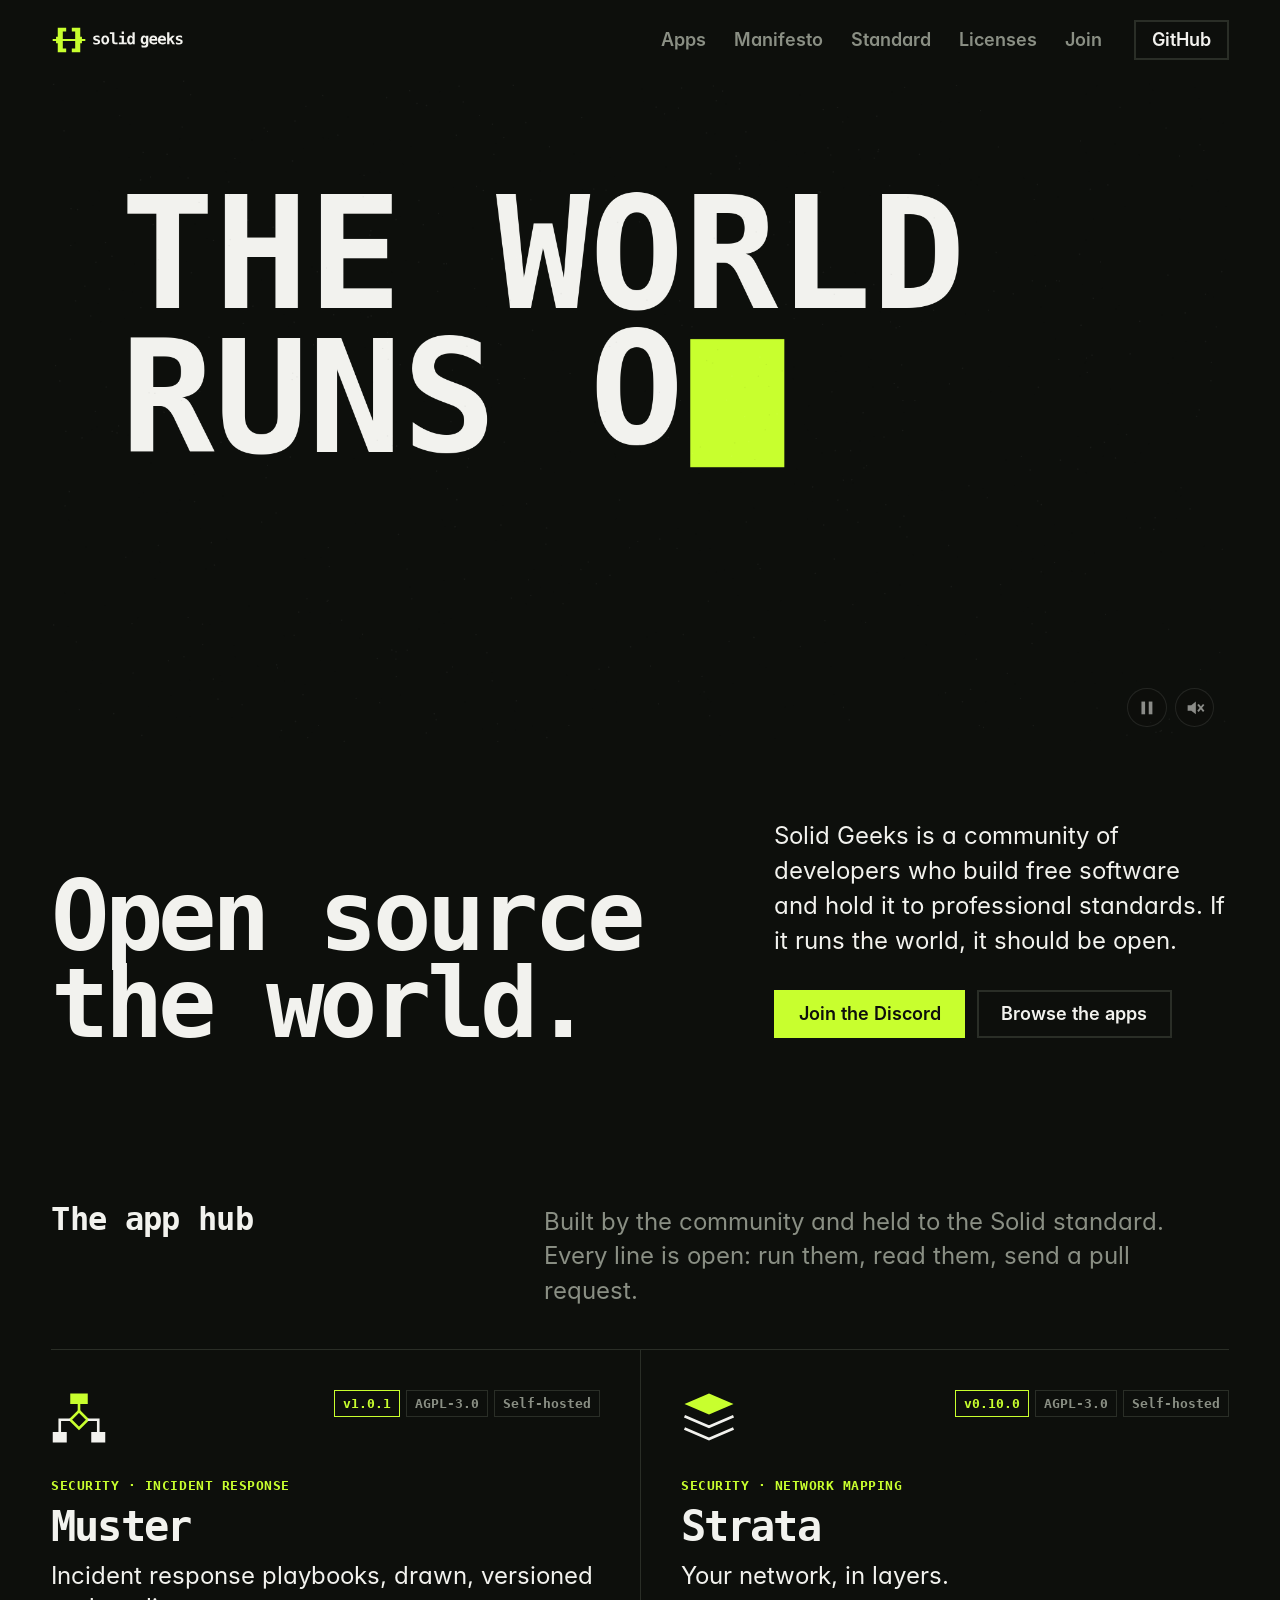
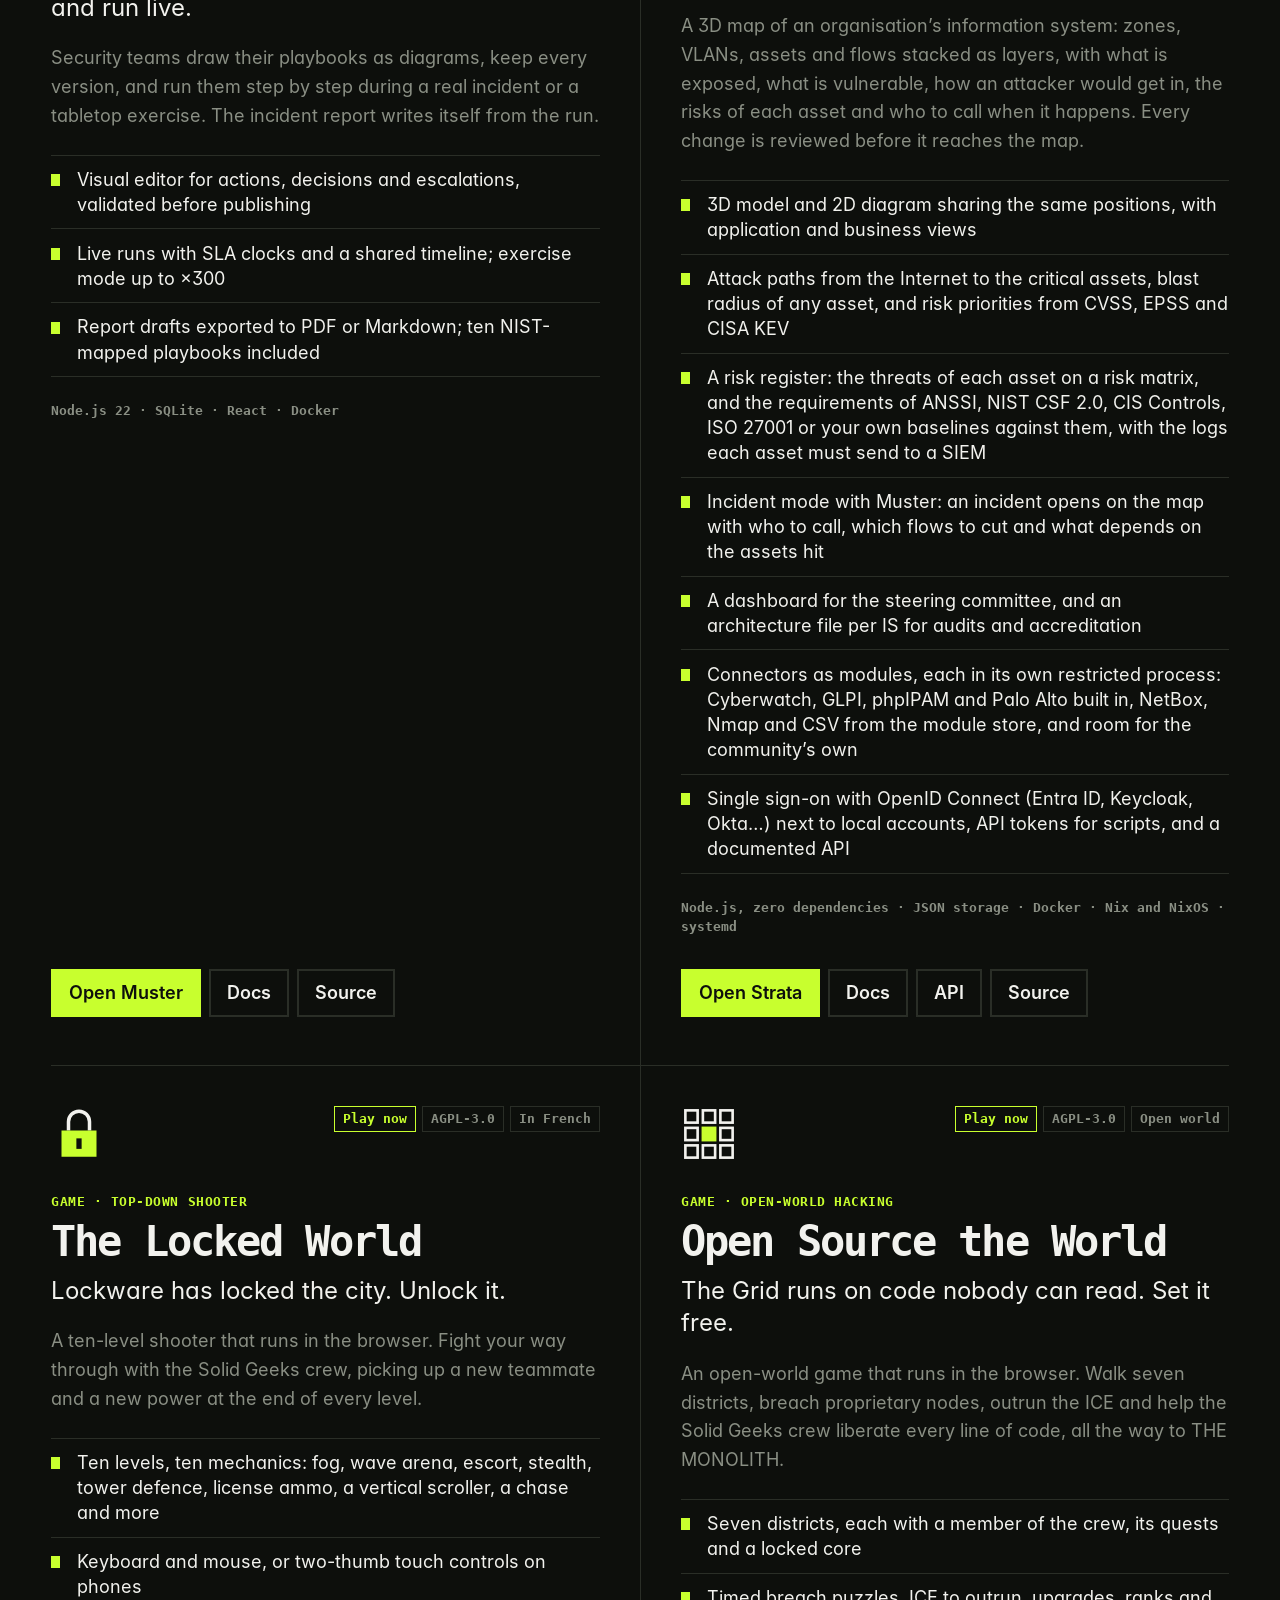
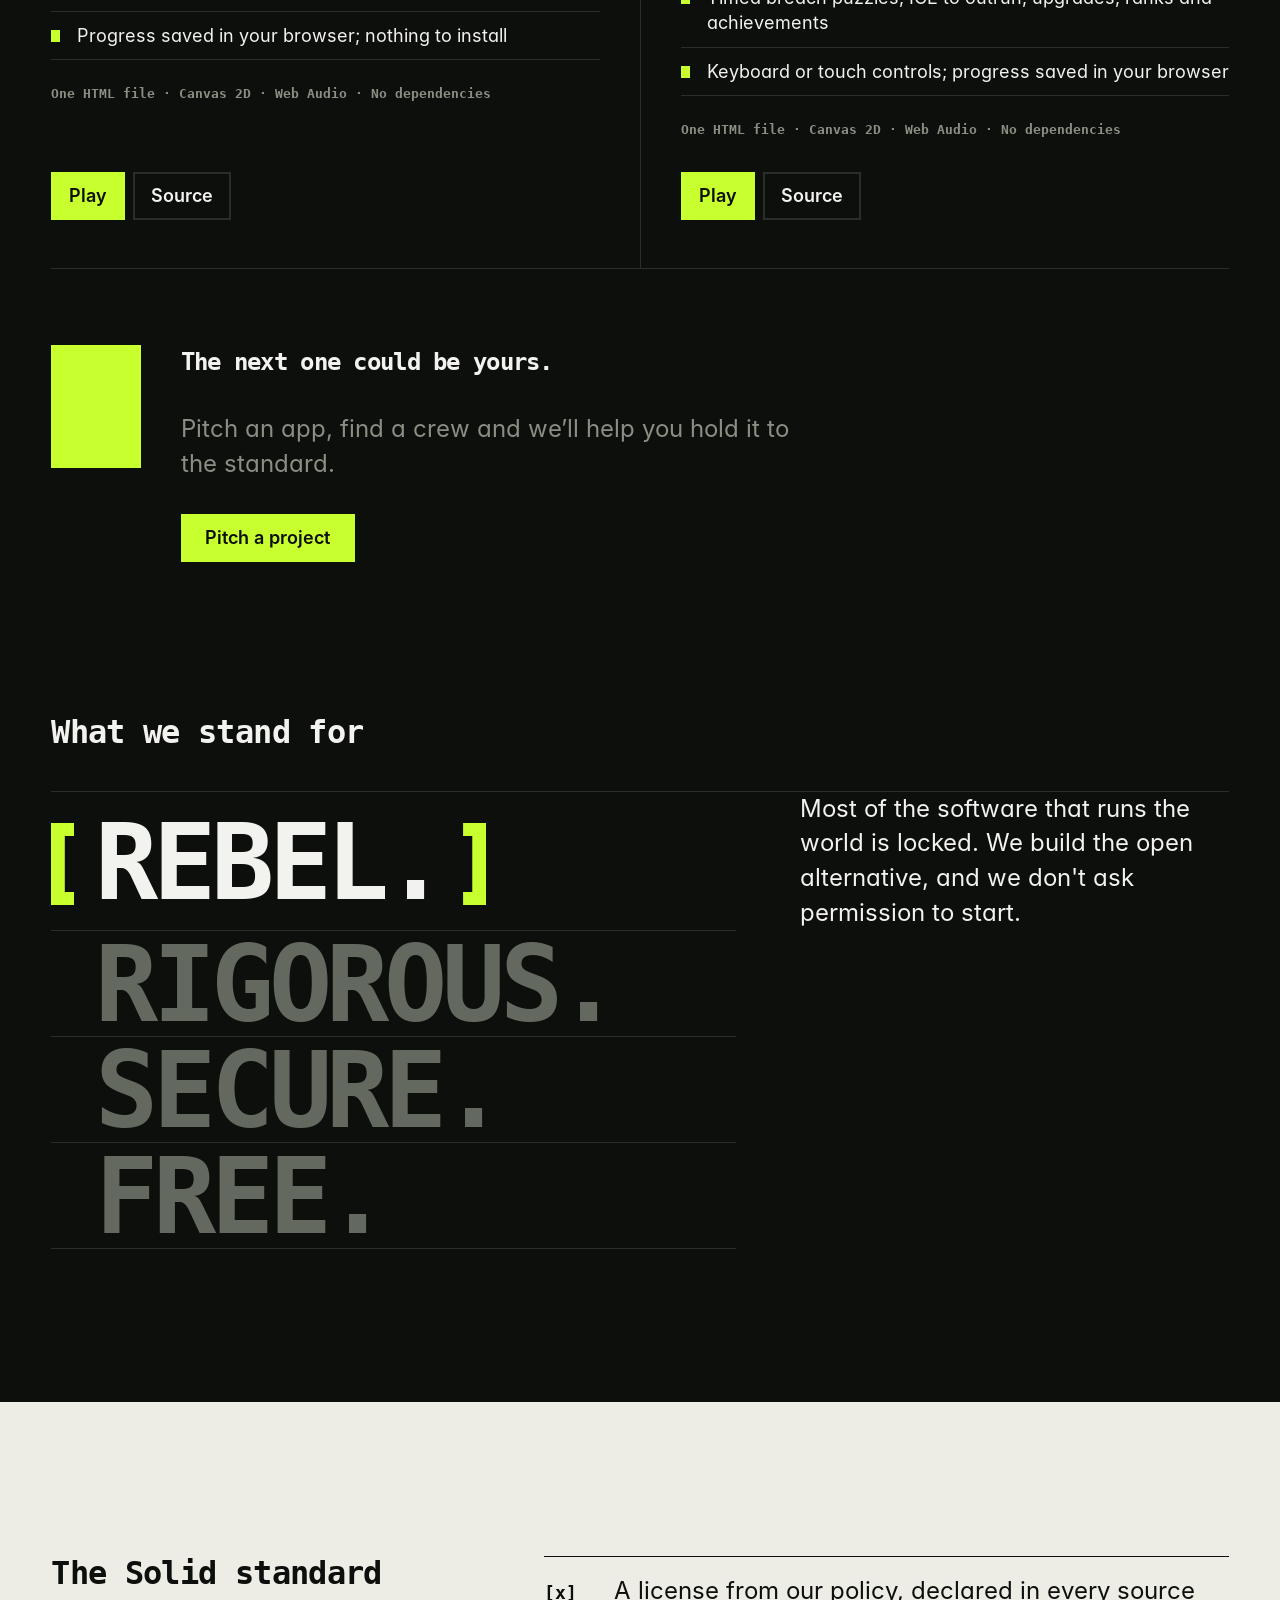
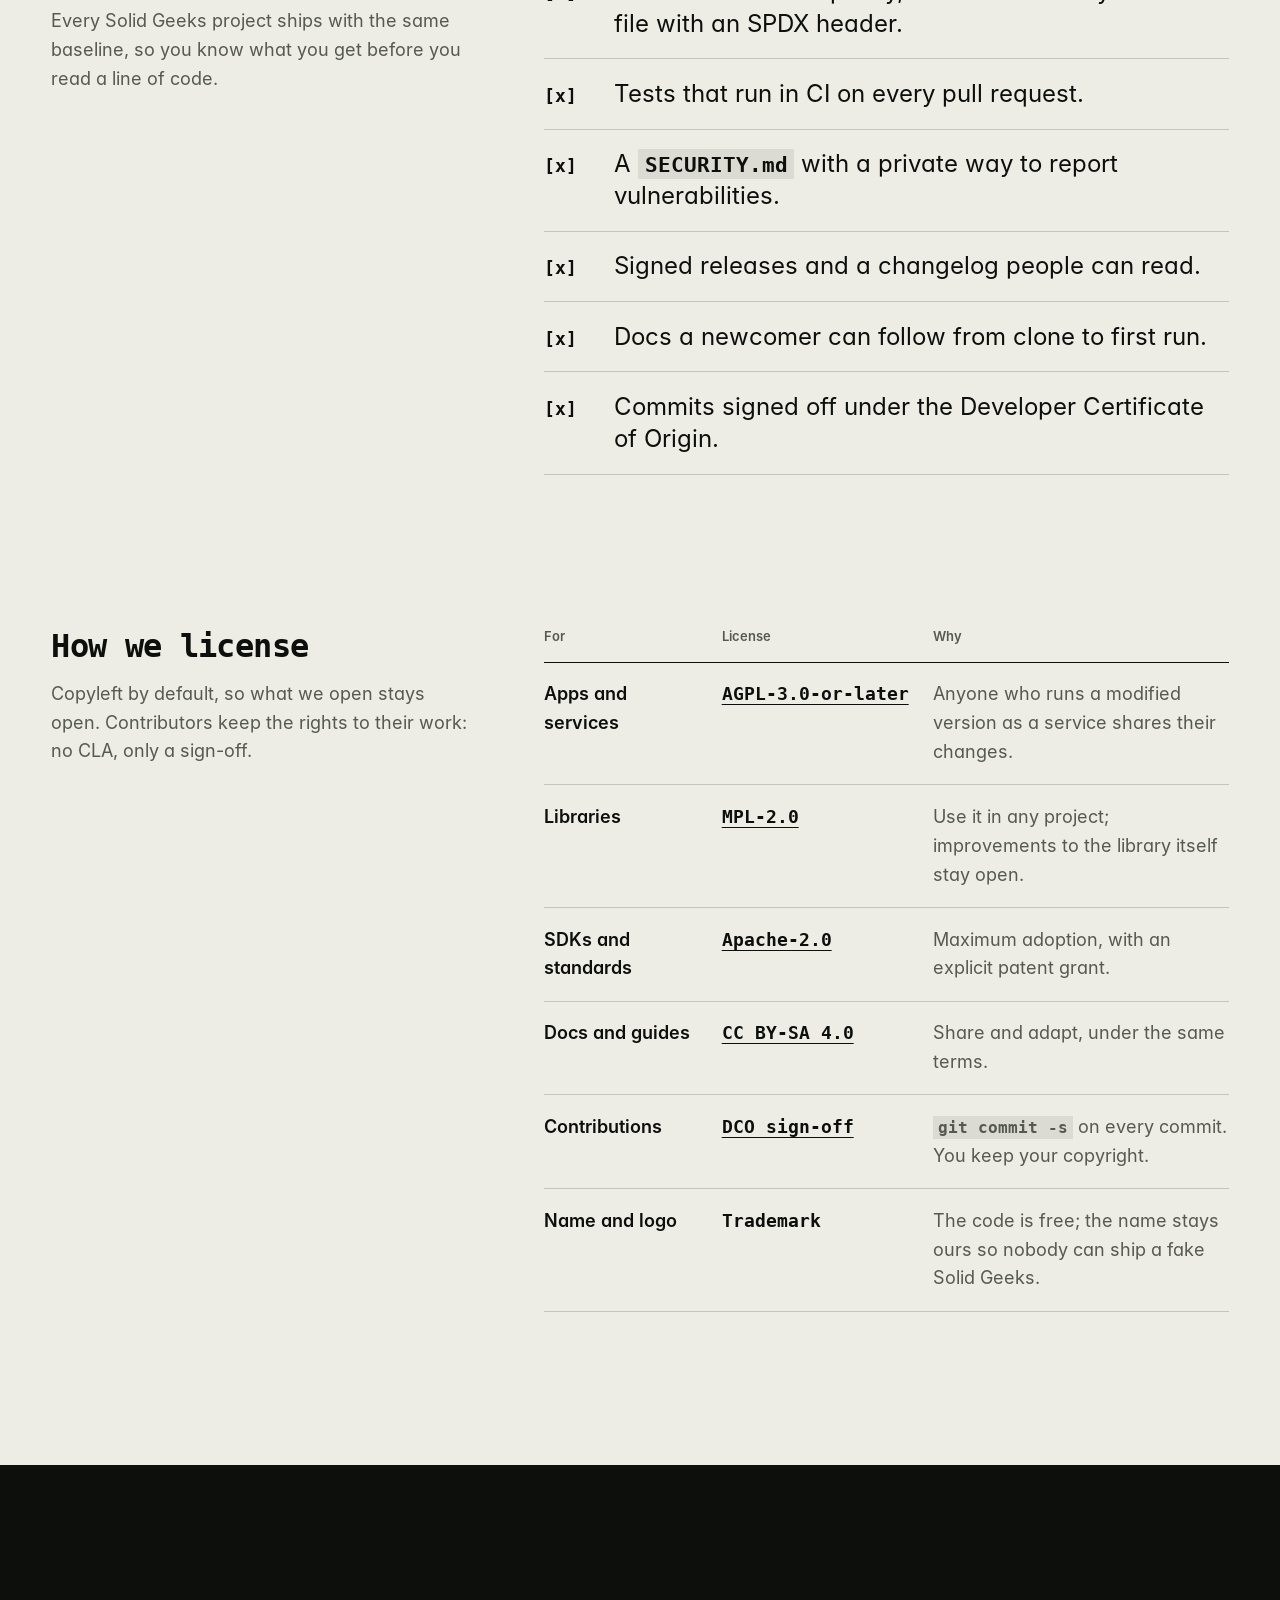
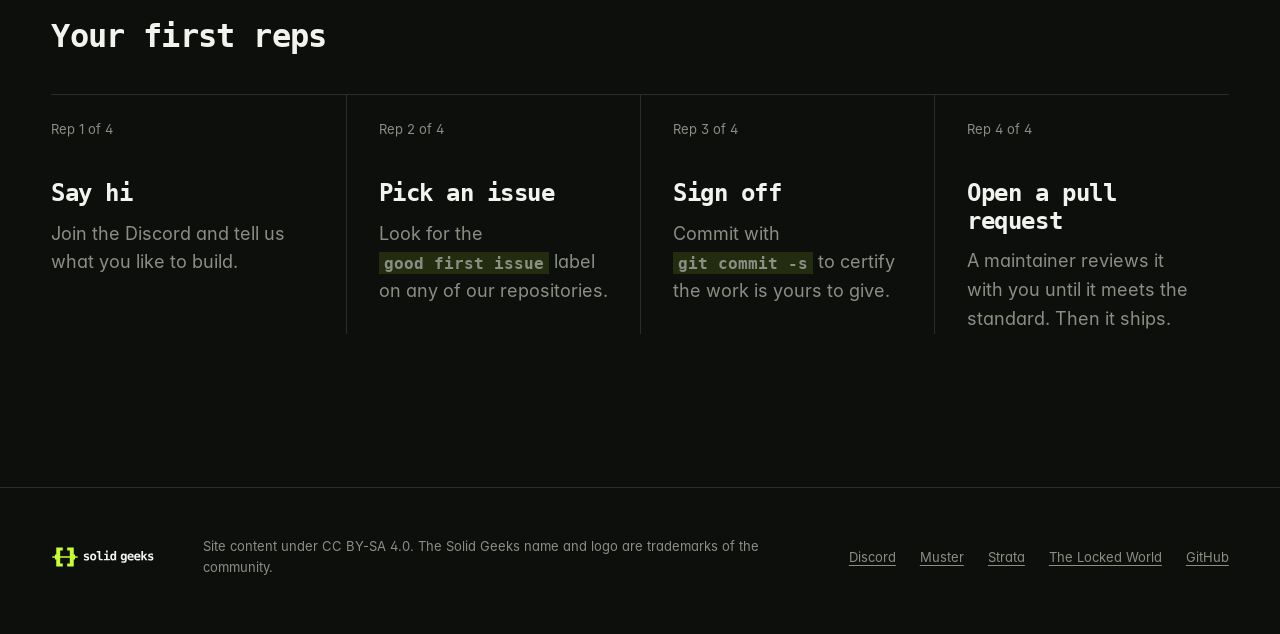
<file: index.html>
<!doctype html>
<!-- SPDX-License-Identifier: CC-BY-SA-4.0 -->
<html lang="en">
<head>
<meta charset="utf-8">
<meta name="viewport" content="width=device-width, initial-scale=1">
<title>Solid Geeks: open source the world</title>
<meta name="description" content="Solid Geeks is an open source community building free software held to professional standards.">
<meta name="theme-color" content="#0D0F0C">
<meta property="og:title" content="Solid Geeks">
<meta property="og:description" content="Open source the world. Free software, held to professional standards.">
<meta property="og:image" content="https://solidgeeks.github.io/SolidGeeks/img/og.png">
<meta property="og:type" content="website">
<meta name="twitter:card" content="summary_large_image">
<link rel="icon" href="favicon.ico" sizes="48x48">
<link rel="icon" href="favicon.svg" type="image/svg+xml">
<link rel="apple-touch-icon" href="apple-touch-icon.png">
<link rel="manifest" href="site.webmanifest">
<link rel="preload" href="fonts/display.woff" as="font" type="font/woff" crossorigin>
<link rel="stylesheet" href="styles.css">
</head>
<body>
<a class="skip" href="#main">Skip to content</a>

<header class="top">
  <a class="brand" href="#top" aria-label="Solid Geeks, back to top"><svg aria-hidden="true" focusable="false" xmlns="http://www.w3.org/2000/svg" viewBox="0 0 948.27 256"><path fill="#C8FF2E" d="M12 120L36 120L36 104L48 104L48 40L108 40L108 68L84 68L84 120L172 120L172 68L148 68L148 40L208 40L208 104L220 104L220 120L244 120L244 136L220 136L220 152L208 152L208 216L148 216L148 188L172 188L172 136L84 136L84 188L108 188L108 216L48 216L48 152L36 152L36 136L12 136Z"/><path fill="#F2F2EE" d="M344.7890625 99.18406250000001V113.18406250000001Q340.359375 110.34031250000001 335.57421875 108.89109375000001Q330.7890625 107.44187500000001 325.9765625 107.44187500000001Q320.6171875 107.44187500000001 317.8828125 109.00046875000001Q315.1484375 110.55906250000001 315.1484375 113.62156250000001Q315.1484375 117.99656250000001 326.8515625 120.73093750000001L327.453125 120.89500000000001L332.046875 121.98875000000001Q340.796875 124.06687500000001 344.87109375 128.68796875Q348.9453125 133.3090625 348.9453125 141.1840625Q348.9453125 150.645 342.73828125 155.37546875Q336.53125 160.1059375 324.0625 160.1059375Q318.5390625 160.1059375 312.7421875 159.14890625Q306.9453125 158.191875 300.984375 156.2778125V142.2778125Q306.2890625 145.285625 311.78515625 146.8715625Q317.28125 148.4575 322.421875 148.4575Q328.0546875 148.4575 330.953125 146.816875Q333.8515625 145.17625 333.8515625 142.0590625Q333.8515625 138.9965625 331.80078125 137.3559375Q329.75 135.7153125 322.0390625 133.8559375L317.609375 132.8715625Q308.421875 130.7934375 304.2109375 126.36375000000001Q300.0 121.93406250000001 300.0 114.49656250000001Q300.0 105.63718750000001 306.3984375 100.71531250000001Q312.796875 95.79343750000001 324.390625 95.79343750000001Q329.5859375 95.79343750000001 334.75390625 96.64109375000001Q339.921875 97.48875000000001 344.7890625 99.18406250000001ZM385.7109375 108.80906250000001Q379.96875 108.80906250000001 376.6875 113.86765625000001Q373.40625 118.92625000000001 373.40625 127.94968750000001Q373.40625 136.973125 376.6875 142.03171875Q379.96875 147.0903125 385.7109375 147.0903125Q391.5078125 147.0903125 394.7890625 142.03171875Q398.0703125 136.973125 398.0703125 127.94968750000001Q398.0703125 118.92625000000001 394.7890625 113.86765625000001Q391.5078125 108.80906250000001 385.7109375 108.80906250000001ZM357.3828125 127.94968750000001Q357.3828125 113.12937500000001 365.06640625 104.46140625000001Q372.75 95.79343750000001 385.7109375 95.79343750000001Q398.7265625 95.79343750000001 406.41015625 104.46140625000001Q414.09375 113.12937500000001 414.09375 127.94968750000001Q414.09375 142.77 406.41015625 151.43796875Q398.7265625 160.1059375 385.7109375 160.1059375Q372.75 160.1059375 365.06640625 151.43796875Q357.3828125 142.77 357.3828125 127.94968750000001ZM434.6171875 132.9809375V85.73093750000001H418.375V73.42625000000001H450.640625V132.9809375Q450.640625 140.1996875 452.8828125 143.2075Q455.125 146.2153125 460.484375 146.2153125H473.28125V158.52H456.0Q444.5703125 158.52 439.59375 152.61375Q434.6171875 146.7075 434.6171875 132.9809375ZM486.96875 97.27000000000001H518.6875V146.2153125H538.59375V158.52H482.703125V146.2153125H502.6640625V109.57468750000001H486.96875ZM502.6640625 67.46531250000001H518.6875V86.16843750000001H502.6640625ZM579.5703125 105.96531250000001V73.42625000000001H595.5390625V158.52H579.5703125V149.441875Q577.0 154.7465625 572.92578125 157.42625Q568.8515625 160.1059375 563.328125 160.1059375Q552.828125 160.1059375 547.03125 151.6840625Q541.234375 143.2621875 541.234375 127.94968750000001Q541.234375 112.41843750000001 547.11328125 104.10593750000001Q552.9921875 95.79343750000001 563.875 95.79343750000001Q568.796875 95.79343750000001 572.70703125 98.33640625000001Q576.6171875 100.87937500000001 579.5703125 105.96531250000001ZM557.2578125 128.0590625Q557.2578125 136.9184375 560.2109375 141.9496875Q563.1640625 146.9809375 568.359375 146.9809375Q573.5546875 146.9809375 576.5625 141.9496875Q579.5703125 136.9184375 579.5703125 128.0590625Q579.5703125 119.19968750000001 576.5625 114.16843750000001Q573.5546875 109.13718750000001 568.359375 109.13718750000001Q563.1640625 109.13718750000001 560.2109375 114.16843750000001Q557.2578125 119.19968750000001 557.2578125 128.0590625ZM676.1140625 126.91062500000001Q676.1140625 118.70750000000001 672.996875 113.75828125000001Q669.8796875 108.80906250000001 664.79375 108.80906250000001Q659.7625 108.80906250000001 656.67265625 113.73093750000001Q653.5828125 118.65281250000001 653.5828125 126.91062500000001Q653.5828125 135.223125 656.67265625 140.145Q659.7625 145.066875 664.79375 145.066875Q669.8796875 145.066875 672.996875 140.11765625Q676.1140625 135.1684375 676.1140625 126.91062500000001ZM692.1375 153.92625Q692.1375 168.6371875 685.49296875 175.17234375Q678.8484375 181.7075 663.91875 181.7075Q658.8875 181.7075 653.965625 180.96921875Q649.04375 180.2309375 643.9578125 178.6996875V163.98875Q648.496875 166.504375 653.2 167.7075Q657.903125 168.910625 662.8796875 168.910625Q669.6609375 168.910625 672.8875 165.71140625Q676.1140625 162.5121875 676.1140625 155.7309375V149.11375Q673.7625 153.48875 669.8796875 155.6215625Q665.996875 157.754375 660.41875 157.754375Q649.91875 157.754375 643.7390625 149.55125Q637.559375 141.348125 637.559375 127.29343750000001Q637.559375 112.74656250000001 643.7390625 104.21531250000001Q649.91875 95.68406250000001 660.309375 95.68406250000001Q665.559375 95.68406250000001 669.6609375 98.14500000000001Q673.7625 100.60593750000001 676.1140625 105.09031250000001V97.27000000000001H692.1375ZM753.8953125 155.5121875Q748.3171875 157.8090625 742.5203125 158.9575Q736.7234375 160.1059375 730.2703125 160.1059375Q714.903125 160.1059375 706.78203125 151.87546875Q698.6609375 143.645 698.6609375 128.1684375Q698.6609375 113.18406250000001 706.48125 104.48875000000001Q714.3015625 95.79343750000001 727.809375 95.79343750000001Q741.4265625 95.79343750000001 748.94609375 103.85984375000001Q756.465625 111.92625000000001 756.465625 126.58250000000001V133.0903125H714.9578125Q715.0125 140.3090625 719.2234375 143.86375Q723.434375 147.4184375 731.8015625 147.4184375Q737.325 147.4184375 742.684375 145.8325Q748.04375 144.2465625 753.8953125 140.80125ZM740.3328125 121.05906250000001Q740.2234375 114.71531250000001 737.07890625 111.46140625000001Q733.934375 108.20750000000001 727.809375 108.20750000000001Q722.2859375 108.20750000000001 719.0046875 111.57078125000001Q715.7234375 114.93406250000001 715.121875 121.11375000000001ZM815.325 155.5121875Q809.746875 157.8090625 803.95 158.9575Q798.153125 160.1059375 791.7 160.1059375Q776.3328125 160.1059375 768.21171875 151.87546875Q760.090625 143.645 760.090625 128.1684375Q760.090625 113.18406250000001 767.9109375 104.48875000000001Q775.73125 95.79343750000001 789.2390625 95.79343750000001Q802.85625 95.79343750000001 810.37578125 103.85984375000001Q817.8953125 111.92625000000001 817.8953125 126.58250000000001V133.0903125H776.3875Q776.4421875 140.3090625 780.653125 143.86375Q784.8640625 147.4184375 793.23125 147.4184375Q798.7546875 147.4184375 804.1140625 145.8325Q809.4734375 144.2465625 815.325 140.80125ZM801.7625 121.05906250000001Q801.653125 114.71531250000001 798.50859375 111.46140625000001Q795.3640625 108.20750000000001 789.2390625 108.20750000000001Q783.715625 108.20750000000001 780.434375 111.57078125000001Q777.153125 114.93406250000001 776.5515625 121.11375000000001ZM826.0046875 73.42625000000001H842.028125V118.10593750000001L861.278125 97.27000000000001H880.6921875L857.5046875 120.12937500000001L882.0046875 158.52H864.2859375L847.496875 129.86375L842.028125 135.11375V158.52H826.0046875ZM932.1140625 99.18406250000001V113.18406250000001Q927.684375 110.34031250000001 922.89921875 108.89109375000001Q918.1140625 107.44187500000001 913.3015625 107.44187500000001Q907.9421875 107.44187500000001 905.2078125 109.00046875000001Q902.4734375 110.55906250000001 902.4734375 113.62156250000001Q902.4734375 117.99656250000001 914.1765625 120.73093750000001L914.778125 120.89500000000001L919.371875 121.98875000000001Q928.121875 124.06687500000001 932.19609375 128.68796875Q936.2703125 133.3090625 936.2703125 141.1840625Q936.2703125 150.645 930.06328125 155.37546875Q923.85625 160.1059375 911.3875 160.1059375Q905.8640625 160.1059375 900.0671875 159.14890625Q894.2703125 158.191875 888.309375 156.2778125V142.2778125Q893.6140625 145.285625 899.11015625 146.8715625Q904.60625 148.4575 909.746875 148.4575Q915.3796875 148.4575 918.278125 146.816875Q921.1765625 145.17625 921.1765625 142.0590625Q921.1765625 138.9965625 919.12578125 137.3559375Q917.075 135.7153125 909.3640625 133.8559375L904.934375 132.8715625Q895.746875 130.7934375 891.5359375 126.36375000000001Q887.325 121.93406250000001 887.325 114.49656250000001Q887.325 105.63718750000001 893.7234375 100.71531250000001Q900.121875 95.79343750000001 911.715625 95.79343750000001Q916.9109375 95.79343750000001 922.07890625 96.64109375000001Q927.246875 97.48875000000001 932.1140625 99.18406250000001Z"/></svg></a>
  <nav aria-label="Sections">
    <a href="#apps">Apps</a>
    <a href="#manifesto">Manifesto</a>
    <a href="#standard">Standard</a>
    <a href="#licenses">Licenses</a>
    <a href="#join">Join</a>
  </nav>
  <a class="btn btn-ghost top-gh" href="https://github.com/SolidGeeks">GitHub</a>
</header>

<main id="main">
  <section class="hero" id="top" aria-labelledby="hero-title">
    <div class="reel">
      <iframe src="solid-geeks.html" title="Solid Geeks intro film, 30 seconds, loops" loading="eager" allow="autoplay"></iframe>
    </div>
    <div class="hero-text">
      <h1 id="hero-title" class="display">Open source<br>the world.</h1>
      <div class="hero-side">
        <p class="lede">Solid Geeks is a community of developers who build free software and hold it to professional standards. If it runs the world, it should be open.</p>
        <div class="actions">
          <a class="btn btn-volt" href="https://discord.gg/F9g5YFBzwY">Join the Discord</a>
          <a class="btn btn-ghost" href="#apps">Browse the apps</a>
        </div>
      </div>
    </div>
  </section>

  <section class="projects" id="apps" aria-labelledby="apps-title">
    <div class="apps-head">
      <h2 id="apps-title" class="section-title">The app hub</h2>
      <p>Built by the community and held to the Solid standard. Every line is open: run them, read them, send a pull request.</p>
    </div>

    <div class="apps">
      <article class="app" aria-labelledby="app-muster">
        <div class="app-top">
          <svg class="app-glyph" aria-hidden="true" focusable="false" viewBox="0 0 64 64"><rect x="22" y="4" width="20" height="12" fill="#C8FF2E"/><path d="M32 16v8" stroke="#C8FF2E" stroke-width="3"/><path d="M32 24l10 10-10 10-10-10z" fill="none" stroke="#C8FF2E" stroke-width="3"/><path d="M22 34H10v14M42 34h12v14" fill="none" stroke="#F2F2EE" stroke-width="3"/><rect x="2" y="48" width="16" height="12" fill="#F2F2EE"/><rect x="46" y="48" width="16" height="12" fill="#F2F2EE"/></svg>
          <ul class="app-meta" aria-label="Release facts">
            <li>v1.0.1</li><li>AGPL-3.0</li><li>Self-hosted</li>
          </ul>
        </div>
        <p class="app-kind">Security &middot; Incident response</p>
        <h3 class="app-name" id="app-muster">Muster</h3>
        <p class="app-tag">Incident response playbooks, drawn, versioned and run live.</p>
        <p class="app-desc">Security teams draw their playbooks as diagrams, keep every version, and run them step by step during a real incident or a tabletop exercise. The incident report writes itself from the run.</p>
        <ul class="app-feats">
          <li>Visual editor for actions, decisions and escalations, validated before publishing</li>
          <li>Live runs with SLA clocks and a shared timeline; exercise mode up to &times;300</li>
          <li>Report drafts exported to PDF or Markdown; ten NIST-mapped playbooks included</li>
        </ul>
        <p class="app-stack">Node.js 22 &middot; SQLite &middot; React &middot; Docker</p>
        <div class="actions">
          <a class="btn btn-volt" href="https://solidgeeks.github.io/muster/">Open Muster</a>
          <a class="btn btn-ghost" href="https://solidgeeks.github.io/muster/docs.html">Docs</a>
          <a class="btn btn-ghost" href="https://github.com/SolidGeeks/muster">Source</a>
        </div>
      </article>

      <article class="app" aria-labelledby="app-strata">
        <div class="app-top">
          <svg class="app-glyph" aria-hidden="true" focusable="false" viewBox="0 0 64 64"><path d="M32 4l28 12-28 12L4 16z" fill="#C8FF2E"/><path d="M4 30l28 12 28-12" fill="none" stroke="#F2F2EE" stroke-width="3"/><path d="M4 44l28 12 28-12" fill="none" stroke="#F2F2EE" stroke-width="3"/></svg>
          <ul class="app-meta" aria-label="Release facts">
            <li>v0.10.0</li><li>AGPL-3.0</li><li>Self-hosted</li>
          </ul>
        </div>
        <p class="app-kind">Security &middot; Network mapping</p>
        <h3 class="app-name" id="app-strata">Strata</h3>
        <p class="app-tag">Your network, in layers.</p>
        <p class="app-desc">A 3D map of an organisation&rsquo;s information system: zones, VLANs, assets and flows stacked as layers, with what is exposed, what is vulnerable, how an attacker would get in, the risks of each asset and who to call when it happens. Every change is reviewed before it reaches the map.</p>
        <ul class="app-feats">
          <li>3D model and 2D diagram sharing the same positions, with application and business views</li>
          <li>Attack paths from the Internet to the critical assets, blast radius of any asset, and risk priorities from CVSS, EPSS and CISA KEV</li>
          <li>A risk register: the threats of each asset on a risk matrix, and the requirements of ANSSI, NIST CSF 2.0, CIS Controls, ISO 27001 or your own baselines against them, with the logs each asset must send to a SIEM</li>
          <li>Incident mode with Muster: an incident opens on the map with who to call, which flows to cut and what depends on the assets hit</li>
          <li>A dashboard for the steering committee, and an architecture file per IS for audits and accreditation</li>
          <li>Connectors as modules, each in its own restricted process: Cyberwatch, GLPI, phpIPAM and Palo Alto built in, NetBox, Nmap and CSV from the module store, and room for the community&rsquo;s own</li>
          <li>Single sign-on with OpenID Connect (Entra ID, Keycloak, Okta&hellip;) next to local accounts, API tokens for scripts, and a documented API</li>
        </ul>
        <p class="app-stack">Node.js, zero dependencies &middot; JSON storage &middot; Docker &middot; Nix and NixOS &middot; systemd</p>
        <div class="actions">
          <a class="btn btn-volt" href="https://solidgeeks.github.io/strata/">Open Strata</a>
          <a class="btn btn-ghost" href="https://solidgeeks.github.io/strata/docs.html">Docs</a>
          <a class="btn btn-ghost" href="https://solidgeeks.github.io/strata/api.html">API</a>
          <a class="btn btn-ghost" href="https://github.com/SolidGeeks/strata">Source</a>
        </div>
      </article>
      <article class="app" aria-labelledby="app-locked">
        <div class="app-top">
          <svg class="app-glyph" aria-hidden="true" focusable="false" viewBox="0 0 64 64"><path d="M20 28V18a12 12 0 0 1 24 0v10" fill="none" stroke="#F2F2EE" stroke-width="4"/><rect x="12" y="28" width="40" height="30" fill="#C8FF2E"/><rect x="29" y="37" width="6" height="12" fill="#0D0F0C"/></svg>
          <ul class="app-meta" aria-label="Release facts">
            <li>Play now</li><li>AGPL-3.0</li><li>In French</li>
          </ul>
        </div>
        <p class="app-kind">Game &middot; Top-down shooter</p>
        <h3 class="app-name" id="app-locked">The Locked World</h3>
        <p class="app-tag">Lockware has locked the city. Unlock it.</p>
        <p class="app-desc">A ten-level shooter that runs in the browser. Fight your way through with the Solid Geeks crew, picking up a new teammate and a new power at the end of every level.</p>
        <ul class="app-feats">
          <li>Ten levels, ten mechanics: fog, wave arena, escort, stealth, tower defence, license ammo, a vertical scroller, a chase and more</li>
          <li>Keyboard and mouse, or two-thumb touch controls on phones</li>
          <li>Progress saved in your browser; nothing to install</li>
        </ul>
        <p class="app-stack">One HTML file &middot; Canvas 2D &middot; Web Audio &middot; No dependencies</p>
        <div class="actions">
          <a class="btn btn-volt" href="https://solidgeeks.github.io/lockedworld/">Play</a>
          <a class="btn btn-ghost" href="https://github.com/SolidGeeks/lockedworld">Source</a>
        </div>
      </article>

      <article class="app" aria-labelledby="app-osw">
        <div class="app-top">
          <svg class="app-glyph" aria-hidden="true" focusable="false" viewBox="0 0 64 64"><g fill="none" stroke="#F2F2EE" stroke-width="3"><rect x="5" y="5" width="14" height="14"/><rect x="25" y="5" width="14" height="14"/><rect x="45" y="5" width="14" height="14"/><rect x="5" y="25" width="14" height="14"/><rect x="45" y="25" width="14" height="14"/><rect x="5" y="45" width="14" height="14"/><rect x="25" y="45" width="14" height="14"/><rect x="45" y="45" width="14" height="14"/></g><rect x="23.5" y="23.5" width="17" height="17" fill="#C8FF2E"/></svg>
          <ul class="app-meta" aria-label="Release facts">
            <li>Play now</li><li>AGPL-3.0</li><li>Open world</li>
          </ul>
        </div>
        <p class="app-kind">Game &middot; Open-world hacking</p>
        <h3 class="app-name" id="app-osw">Open Source the World</h3>
        <p class="app-tag">The Grid runs on code nobody can read. Set it free.</p>
        <p class="app-desc">An open-world game that runs in the browser. Walk seven districts, breach proprietary nodes, outrun the ICE and help the Solid Geeks crew liberate every line of code, all the way to THE MONOLITH.</p>
        <ul class="app-feats">
          <li>Seven districts, each with a member of the crew, its quests and a locked core</li>
          <li>Timed breach puzzles, ICE to outrun, upgrades, ranks and achievements</li>
          <li>Keyboard or touch controls; progress saved in your browser</li>
        </ul>
        <p class="app-stack">One HTML file &middot; Canvas 2D &middot; Web Audio &middot; No dependencies</p>
        <div class="actions">
          <a class="btn btn-volt" href="https://solidgeeks.github.io/open-source-the-world/">Play</a>
          <a class="btn btn-ghost" href="https://github.com/SolidGeeks/open-source-the-world">Source</a>
        </div>
      </article>
    </div>

    <div class="empty next">
      <div class="cursor" aria-hidden="true"></div>
      <div>
        <p class="empty-title">The next one could be yours.</p>
        <p>Pitch an app, find a crew and we&rsquo;ll help you hold it to the standard.</p>
        <a class="btn btn-volt" href="https://github.com/orgs/SolidGeeks/discussions/new?category=pitch-a-project">Pitch a project</a>
      </div>
    </div>
  </section>

  <section class="manifesto" id="manifesto" aria-labelledby="manifesto-title">
    <h2 id="manifesto-title" class="section-title">What we stand for</h2>
    <div class="words" data-words>
      <button class="word" id="w-rebel" aria-expanded="true" aria-controls="p-rebel"><span>Rebel.</span></button>
      <div class="panel" id="p-rebel" role="region" aria-labelledby="w-rebel">
        <p>Most of the software that runs the world is locked. We build the open alternative, and we don't ask permission to start.</p>
      </div>
      <button class="word" id="w-rigorous" aria-expanded="false" aria-controls="p-rigorous"><span>Rigorous.</span></button>
      <div class="panel" id="p-rigorous" role="region" aria-labelledby="w-rigorous" hidden>
        <p>Open source is no excuse for sloppy work. Code review, tests and documentation come standard on every project.</p>
      </div>
      <button class="word" id="w-secure" aria-expanded="false" aria-controls="p-secure"><span>Secure.</span></button>
      <div class="panel" id="p-secure" role="region" aria-labelledby="w-secure" hidden>
        <p>Security is part of done. Every project publishes a disclosure policy, signs its releases and fixes reported issues first.</p>
      </div>
      <button class="word" id="w-free" aria-expanded="false" aria-controls="p-free"><span>Free.</span></button>
      <div class="panel" id="p-free" role="region" aria-labelledby="w-free" hidden>
        <p>Free as in freedom. What we build stays open, under licenses that keep it that way for everyone who comes after.</p>
      </div>
    </div>
  </section>

  <div class="paper">
    <section class="standard" id="standard" aria-labelledby="standard-title">
      <div class="col-head">
        <h2 id="standard-title" class="section-title">The Solid standard</h2>
        <p>Every Solid Geeks project ships with the same baseline, so you know what you get before you read a line of code.</p>
      </div>
      <ul class="checklist">
        <li><span class="mark" aria-hidden="true">[x]</span><span>A license from our policy, declared in every source file with an SPDX header.</span></li>
        <li><span class="mark" aria-hidden="true">[x]</span><span>Tests that run in CI on every pull request.</span></li>
        <li><span class="mark" aria-hidden="true">[x]</span><span>A <code>SECURITY.md</code> with a private way to report vulnerabilities.</span></li>
        <li><span class="mark" aria-hidden="true">[x]</span><span>Signed releases and a changelog people can read.</span></li>
        <li><span class="mark" aria-hidden="true">[x]</span><span>Docs a newcomer can follow from clone to first run.</span></li>
        <li><span class="mark" aria-hidden="true">[x]</span><span>Commits signed off under the Developer Certificate of Origin.</span></li>
      </ul>
    </section>

    <section class="licenses" id="licenses" aria-labelledby="licenses-title">
      <div class="col-head">
        <h2 id="licenses-title" class="section-title">How we license</h2>
        <p>Copyleft by default, so what we open stays open. Contributors keep the rights to their work: no CLA, only a sign-off.</p>
      </div>
      <table class="lic">
        <caption class="sr">License for each kind of project</caption>
        <thead><tr><th scope="col">For</th><th scope="col">License</th><th scope="col">Why</th></tr></thead>
        <tbody>
          <tr><th scope="row">Apps and services</th><td><a href="https://www.gnu.org/licenses/agpl-3.0.html">AGPL-3.0-or-later</a></td><td>Anyone who runs a modified version as a service shares their changes.</td></tr>
          <tr><th scope="row">Libraries</th><td><a href="https://www.mozilla.org/MPL/2.0/">MPL-2.0</a></td><td>Use it in any project; improvements to the library itself stay open.</td></tr>
          <tr><th scope="row">SDKs and standards</th><td><a href="https://www.apache.org/licenses/LICENSE-2.0">Apache-2.0</a></td><td>Maximum adoption, with an explicit patent grant.</td></tr>
          <tr><th scope="row">Docs and guides</th><td><a href="https://creativecommons.org/licenses/by-sa/4.0/">CC BY-SA 4.0</a></td><td>Share and adapt, under the same terms.</td></tr>
          <tr><th scope="row">Contributions</th><td><a href="https://developercertificate.org/">DCO sign-off</a></td><td><code>git commit -s</code> on every commit. You keep your copyright.</td></tr>
          <tr><th scope="row">Name and logo</th><td>Trademark</td><td>The code is free; the name stays ours so nobody can ship a fake Solid Geeks.</td></tr>
        </tbody>
      </table>
    </section>
  </div>


  <section class="join" id="join" aria-labelledby="join-title">
    <h2 id="join-title" class="section-title">Your first reps</h2>
    <ol class="reps">
      <li><span class="rep">Rep 1 of 4</span><h3>Say hi</h3><p>Join the Discord and tell us what you like to build.</p></li>
      <li><span class="rep">Rep 2 of 4</span><h3>Pick an issue</h3><p>Look for the <code>good first issue</code> label on any of our repositories.</p></li>
      <li><span class="rep">Rep 3 of 4</span><h3>Sign off</h3><p>Commit with <code>git commit -s</code> to certify the work is yours to give.</p></li>
      <li><span class="rep">Rep 4 of 4</span><h3>Open a pull request</h3><p>A maintainer reviews it with you until it meets the standard. Then it ships.</p></li>
    </ol>
  </section>
</main>

<footer class="foot">
  <div class="foot-brand"><svg aria-hidden="true" focusable="false" xmlns="http://www.w3.org/2000/svg" viewBox="0 0 948.27 256"><path fill="#C8FF2E" d="M12 120L36 120L36 104L48 104L48 40L108 40L108 68L84 68L84 120L172 120L172 68L148 68L148 40L208 40L208 104L220 104L220 120L244 120L244 136L220 136L220 152L208 152L208 216L148 216L148 188L172 188L172 136L84 136L84 188L108 188L108 216L48 216L48 152L36 152L36 136L12 136Z"/><path fill="#F2F2EE" d="M344.7890625 99.18406250000001V113.18406250000001Q340.359375 110.34031250000001 335.57421875 108.89109375000001Q330.7890625 107.44187500000001 325.9765625 107.44187500000001Q320.6171875 107.44187500000001 317.8828125 109.00046875000001Q315.1484375 110.55906250000001 315.1484375 113.62156250000001Q315.1484375 117.99656250000001 326.8515625 120.73093750000001L327.453125 120.89500000000001L332.046875 121.98875000000001Q340.796875 124.06687500000001 344.87109375 128.68796875Q348.9453125 133.3090625 348.9453125 141.1840625Q348.9453125 150.645 342.73828125 155.37546875Q336.53125 160.1059375 324.0625 160.1059375Q318.5390625 160.1059375 312.7421875 159.14890625Q306.9453125 158.191875 300.984375 156.2778125V142.2778125Q306.2890625 145.285625 311.78515625 146.8715625Q317.28125 148.4575 322.421875 148.4575Q328.0546875 148.4575 330.953125 146.816875Q333.8515625 145.17625 333.8515625 142.0590625Q333.8515625 138.9965625 331.80078125 137.3559375Q329.75 135.7153125 322.0390625 133.8559375L317.609375 132.8715625Q308.421875 130.7934375 304.2109375 126.36375000000001Q300.0 121.93406250000001 300.0 114.49656250000001Q300.0 105.63718750000001 306.3984375 100.71531250000001Q312.796875 95.79343750000001 324.390625 95.79343750000001Q329.5859375 95.79343750000001 334.75390625 96.64109375000001Q339.921875 97.48875000000001 344.7890625 99.18406250000001ZM385.7109375 108.80906250000001Q379.96875 108.80906250000001 376.6875 113.86765625000001Q373.40625 118.92625000000001 373.40625 127.94968750000001Q373.40625 136.973125 376.6875 142.03171875Q379.96875 147.0903125 385.7109375 147.0903125Q391.5078125 147.0903125 394.7890625 142.03171875Q398.0703125 136.973125 398.0703125 127.94968750000001Q398.0703125 118.92625000000001 394.7890625 113.86765625000001Q391.5078125 108.80906250000001 385.7109375 108.80906250000001ZM357.3828125 127.94968750000001Q357.3828125 113.12937500000001 365.06640625 104.46140625000001Q372.75 95.79343750000001 385.7109375 95.79343750000001Q398.7265625 95.79343750000001 406.41015625 104.46140625000001Q414.09375 113.12937500000001 414.09375 127.94968750000001Q414.09375 142.77 406.41015625 151.43796875Q398.7265625 160.1059375 385.7109375 160.1059375Q372.75 160.1059375 365.06640625 151.43796875Q357.3828125 142.77 357.3828125 127.94968750000001ZM434.6171875 132.9809375V85.73093750000001H418.375V73.42625000000001H450.640625V132.9809375Q450.640625 140.1996875 452.8828125 143.2075Q455.125 146.2153125 460.484375 146.2153125H473.28125V158.52H456.0Q444.5703125 158.52 439.59375 152.61375Q434.6171875 146.7075 434.6171875 132.9809375ZM486.96875 97.27000000000001H518.6875V146.2153125H538.59375V158.52H482.703125V146.2153125H502.6640625V109.57468750000001H486.96875ZM502.6640625 67.46531250000001H518.6875V86.16843750000001H502.6640625ZM579.5703125 105.96531250000001V73.42625000000001H595.5390625V158.52H579.5703125V149.441875Q577.0 154.7465625 572.92578125 157.42625Q568.8515625 160.1059375 563.328125 160.1059375Q552.828125 160.1059375 547.03125 151.6840625Q541.234375 143.2621875 541.234375 127.94968750000001Q541.234375 112.41843750000001 547.11328125 104.10593750000001Q552.9921875 95.79343750000001 563.875 95.79343750000001Q568.796875 95.79343750000001 572.70703125 98.33640625000001Q576.6171875 100.87937500000001 579.5703125 105.96531250000001ZM557.2578125 128.0590625Q557.2578125 136.9184375 560.2109375 141.9496875Q563.1640625 146.9809375 568.359375 146.9809375Q573.5546875 146.9809375 576.5625 141.9496875Q579.5703125 136.9184375 579.5703125 128.0590625Q579.5703125 119.19968750000001 576.5625 114.16843750000001Q573.5546875 109.13718750000001 568.359375 109.13718750000001Q563.1640625 109.13718750000001 560.2109375 114.16843750000001Q557.2578125 119.19968750000001 557.2578125 128.0590625ZM676.1140625 126.91062500000001Q676.1140625 118.70750000000001 672.996875 113.75828125000001Q669.8796875 108.80906250000001 664.79375 108.80906250000001Q659.7625 108.80906250000001 656.67265625 113.73093750000001Q653.5828125 118.65281250000001 653.5828125 126.91062500000001Q653.5828125 135.223125 656.67265625 140.145Q659.7625 145.066875 664.79375 145.066875Q669.8796875 145.066875 672.996875 140.11765625Q676.1140625 135.1684375 676.1140625 126.91062500000001ZM692.1375 153.92625Q692.1375 168.6371875 685.49296875 175.17234375Q678.8484375 181.7075 663.91875 181.7075Q658.8875 181.7075 653.965625 180.96921875Q649.04375 180.2309375 643.9578125 178.6996875V163.98875Q648.496875 166.504375 653.2 167.7075Q657.903125 168.910625 662.8796875 168.910625Q669.6609375 168.910625 672.8875 165.71140625Q676.1140625 162.5121875 676.1140625 155.7309375V149.11375Q673.7625 153.48875 669.8796875 155.6215625Q665.996875 157.754375 660.41875 157.754375Q649.91875 157.754375 643.7390625 149.55125Q637.559375 141.348125 637.559375 127.29343750000001Q637.559375 112.74656250000001 643.7390625 104.21531250000001Q649.91875 95.68406250000001 660.309375 95.68406250000001Q665.559375 95.68406250000001 669.6609375 98.14500000000001Q673.7625 100.60593750000001 676.1140625 105.09031250000001V97.27000000000001H692.1375ZM753.8953125 155.5121875Q748.3171875 157.8090625 742.5203125 158.9575Q736.7234375 160.1059375 730.2703125 160.1059375Q714.903125 160.1059375 706.78203125 151.87546875Q698.6609375 143.645 698.6609375 128.1684375Q698.6609375 113.18406250000001 706.48125 104.48875000000001Q714.3015625 95.79343750000001 727.809375 95.79343750000001Q741.4265625 95.79343750000001 748.94609375 103.85984375000001Q756.465625 111.92625000000001 756.465625 126.58250000000001V133.0903125H714.9578125Q715.0125 140.3090625 719.2234375 143.86375Q723.434375 147.4184375 731.8015625 147.4184375Q737.325 147.4184375 742.684375 145.8325Q748.04375 144.2465625 753.8953125 140.80125ZM740.3328125 121.05906250000001Q740.2234375 114.71531250000001 737.07890625 111.46140625000001Q733.934375 108.20750000000001 727.809375 108.20750000000001Q722.2859375 108.20750000000001 719.0046875 111.57078125000001Q715.7234375 114.93406250000001 715.121875 121.11375000000001ZM815.325 155.5121875Q809.746875 157.8090625 803.95 158.9575Q798.153125 160.1059375 791.7 160.1059375Q776.3328125 160.1059375 768.21171875 151.87546875Q760.090625 143.645 760.090625 128.1684375Q760.090625 113.18406250000001 767.9109375 104.48875000000001Q775.73125 95.79343750000001 789.2390625 95.79343750000001Q802.85625 95.79343750000001 810.37578125 103.85984375000001Q817.8953125 111.92625000000001 817.8953125 126.58250000000001V133.0903125H776.3875Q776.4421875 140.3090625 780.653125 143.86375Q784.8640625 147.4184375 793.23125 147.4184375Q798.7546875 147.4184375 804.1140625 145.8325Q809.4734375 144.2465625 815.325 140.80125ZM801.7625 121.05906250000001Q801.653125 114.71531250000001 798.50859375 111.46140625000001Q795.3640625 108.20750000000001 789.2390625 108.20750000000001Q783.715625 108.20750000000001 780.434375 111.57078125000001Q777.153125 114.93406250000001 776.5515625 121.11375000000001ZM826.0046875 73.42625000000001H842.028125V118.10593750000001L861.278125 97.27000000000001H880.6921875L857.5046875 120.12937500000001L882.0046875 158.52H864.2859375L847.496875 129.86375L842.028125 135.11375V158.52H826.0046875ZM932.1140625 99.18406250000001V113.18406250000001Q927.684375 110.34031250000001 922.89921875 108.89109375000001Q918.1140625 107.44187500000001 913.3015625 107.44187500000001Q907.9421875 107.44187500000001 905.2078125 109.00046875000001Q902.4734375 110.55906250000001 902.4734375 113.62156250000001Q902.4734375 117.99656250000001 914.1765625 120.73093750000001L914.778125 120.89500000000001L919.371875 121.98875000000001Q928.121875 124.06687500000001 932.19609375 128.68796875Q936.2703125 133.3090625 936.2703125 141.1840625Q936.2703125 150.645 930.06328125 155.37546875Q923.85625 160.1059375 911.3875 160.1059375Q905.8640625 160.1059375 900.0671875 159.14890625Q894.2703125 158.191875 888.309375 156.2778125V142.2778125Q893.6140625 145.285625 899.11015625 146.8715625Q904.60625 148.4575 909.746875 148.4575Q915.3796875 148.4575 918.278125 146.816875Q921.1765625 145.17625 921.1765625 142.0590625Q921.1765625 138.9965625 919.12578125 137.3559375Q917.075 135.7153125 909.3640625 133.8559375L904.934375 132.8715625Q895.746875 130.7934375 891.5359375 126.36375000000001Q887.325 121.93406250000001 887.325 114.49656250000001Q887.325 105.63718750000001 893.7234375 100.71531250000001Q900.121875 95.79343750000001 911.715625 95.79343750000001Q916.9109375 95.79343750000001 922.07890625 96.64109375000001Q927.246875 97.48875000000001 932.1140625 99.18406250000001Z"/></svg></div>
  <p>Site content under CC BY-SA 4.0. The Solid Geeks name and logo are trademarks of the community.</p>
  <nav aria-label="Elsewhere">
    <a href="https://discord.gg/F9g5YFBzwY">Discord</a>
    <a href="https://solidgeeks.github.io/muster/">Muster</a>
    <a href="https://solidgeeks.github.io/strata/">Strata</a>
    <a href="https://solidgeeks.github.io/lockedworld/">The Locked World</a>
    <a href="https://github.com/SolidGeeks">GitHub</a>
  </nav>
</footer>

<script src="main.js" defer></script>
</body>
</html>
</file>
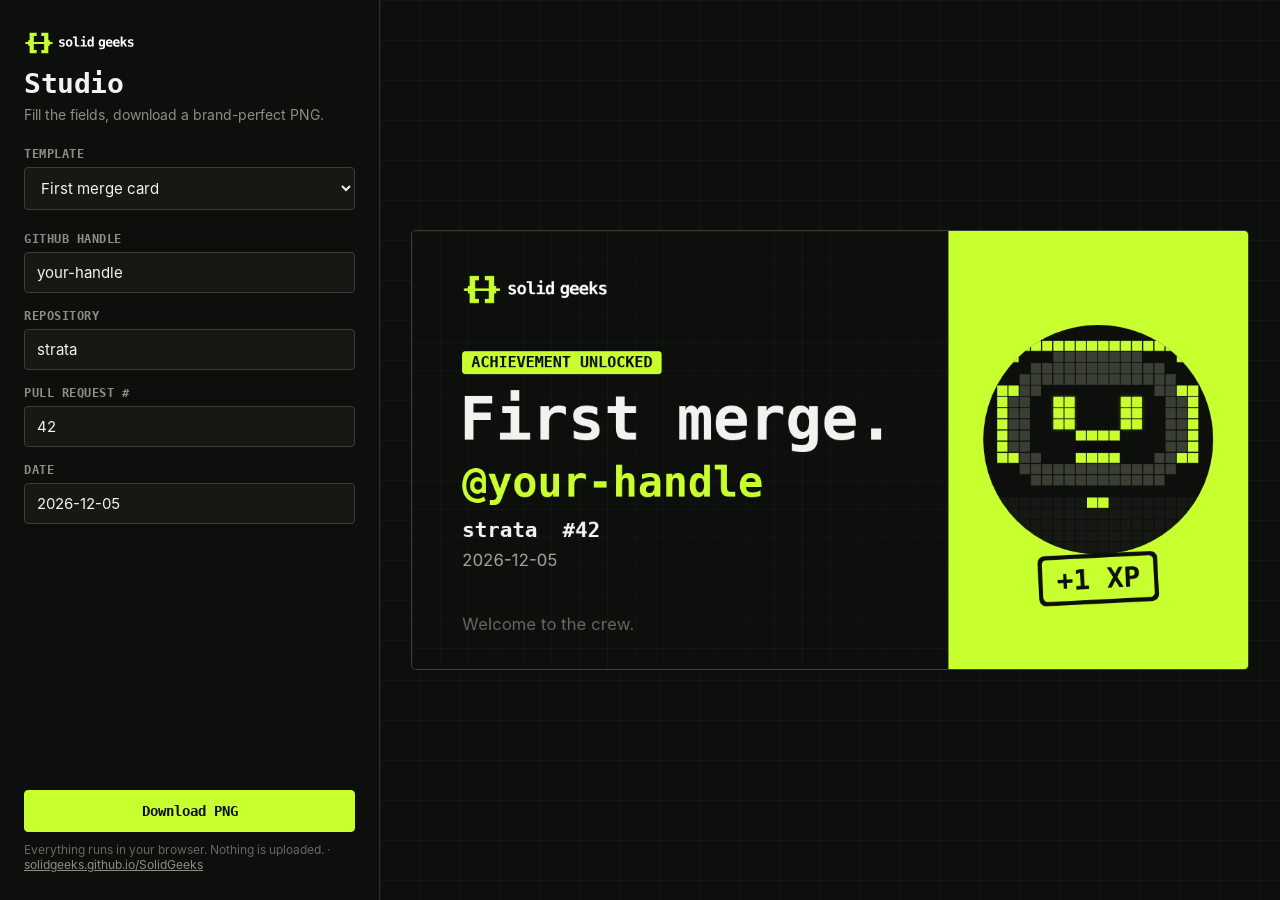
<file: studio.html>
<!doctype html>
<!-- SPDX-License-Identifier: CC-BY-SA-4.0 -->
<html lang="en">
<head>
<meta charset="utf-8">
<meta name="viewport" content="width=device-width, initial-scale=1">
<title>Solid Geeks Studio</title>
<meta name="description" content="Make Solid Geeks cards, posts, social previews and certificates.">
<link rel="icon" href="[data-uri]">
<style>
@font-face{font-family:'SG Mono';src:url([data-uri]) format('woff');font-weight:700}
@font-face{font-family:'SG Sans';src:url([data-uri]) format('woff');font-weight:400}
@font-face{font-family:'SG Sans';src:url([data-uri]) format('woff');font-weight:600}
:root{--ink:#0D0F0C;--panel:#151813;--edge:#2A2E27;--edge2:#3A3F36;--volt:#C8FF2E;--white:#F2F2EE;--iron:#8A8F84;--muted:#A3A79C}
*{box-sizing:border-box}
html,body{margin:0;background:var(--ink);color:var(--white);font-family:'SG Sans',system-ui,sans-serif}
body{min-height:100vh;display:grid;grid-template-columns:minmax(300px,380px) minmax(0,1fr)}
aside{border-right:1px solid var(--edge);padding:28px 24px;display:flex;flex-direction:column;gap:22px}
header{display:flex;flex-direction:column;gap:6px}
header img{height:30px;width:auto;align-self:flex-start}
h1{margin:6px 0 0;font:700 28px/1 'SG Mono';letter-spacing:-.5px}
header p{margin:0;color:var(--iron);font-size:14px;line-height:1.5}
.field{display:flex;flex-direction:column;gap:6px}
.field span{font:700 12px 'SG Mono';color:var(--iron);text-transform:uppercase;letter-spacing:.5px}
input,select,textarea{font:400 15px 'SG Sans';color:var(--white);background:var(--panel);border:1px solid var(--edge2);border-radius:4px;padding:10px 12px;width:100%}
textarea{resize:vertical;line-height:1.45}
input:focus,select:focus,textarea:focus{outline:2px solid var(--volt);outline-offset:1px;border-color:transparent}
#fields{display:flex;flex-direction:column;gap:16px}
#format{display:flex;gap:8px}
[hidden]{display:none !important}
#format button{flex:1}
button{font:700 14px 'SG Mono';border-radius:4px;padding:12px 14px;cursor:pointer;border:1px solid var(--edge2);background:var(--panel);color:var(--white)}
button[aria-pressed="true"]{border-color:var(--volt);color:var(--volt)}
.primary{background:var(--volt);color:var(--ink);border-color:var(--volt)}
.primary:hover{background:var(--white);border-color:var(--white)}
.actions{display:flex;flex-direction:column;gap:10px;margin-top:auto}
main{padding:32px;display:flex;align-items:center;justify-content:center;min-width:0;background-image:linear-gradient(rgba(242,242,238,.035) 1px,transparent 1px),linear-gradient(90deg,rgba(242,242,238,.035) 1px,transparent 1px);background-size:40px 40px}
canvas{max-width:100%;max-height:calc(100vh - 64px);width:auto;height:auto;box-shadow:0 0 0 1px var(--edge2);border-radius:4px;background:var(--ink)}
footer{font-size:12px;color:#646960}
footer a{color:var(--iron)}
body:not(.ready) main::after{content:'Loading…';color:var(--iron);font:700 14px 'SG Mono'}
@media (max-width:820px){body{grid-template-columns:1fr}aside{border-right:0;border-bottom:1px solid var(--edge)}main{padding:16px}canvas{max-height:none}}
</style>
</head>
<body>
<aside>
  <header>
    <img src="[data-uri]" alt="Solid Geeks">
    <h1>Studio</h1>
    <p>Fill the fields, download a brand-perfect PNG.</p>
  </header>
  <label class="field"><span>Template</span><select id="template"></select></label>
  <div id="format" hidden>
    <button data-f="portrait" aria-pressed="true">Portrait 4:5</button>
    <button data-f="square" aria-pressed="false">Square 1:1</button>
  </div>
  <div id="fields"></div>
  <div class="actions">
    <button id="download" class="primary">Download PNG</button>
    <button id="print" hidden>Print / save as PDF</button>
    <footer>Everything runs in your browser. Nothing is uploaded. · <a href="https://solidgeeks.github.io/SolidGeeks/">solidgeeks.github.io/SolidGeeks</a></footer>
  </div>
</aside>
<main><canvas id="cv" width="1200" height="630" aria-label="Preview"></canvas></main>
<script>window.SG_ASSETS = {"logo-dark.svg": "[data-uri]", "logo-ink.svg": "[data-uri]", "symbol-volt.svg": "[data-uri]", "symbol-ink.svg": "[data-uri]"};</script>
<script>(()=>{var Ne=Object.defineProperty;var ce=(e,i)=>{for(var n in i)Ne(e,n,{get:i[n],enumerable:!0})};var U={};ce(U,{ASSET_URL:()=>X,C:()=>qe,CREW:()=>Y,MONO:()=>ue,ORDER:()=>Fe,SANS:()=>Be,SPR:()=>M,URL_SHORT:()=>He,blinkAt:()=>_e,bump:()=>je,clamp:()=>ge,ease:()=>De,fit:()=>Qe,grid:()=>Ze,hop:()=>Ue,img:()=>ze,inout:()=>Ie,lerp:()=>$e,loadImages:()=>Z,logo:()=>Ke,place:()=>Ge,prog:()=>be,rr:()=>Ye,setRes:()=>Pe,sprite:()=>me,symbol:()=>Xe,text:()=>Je,tw:()=>we,wrapLines:()=>Ve});var u={ink:"#0D0F0C",head:"#151813",edge:"#3A3F36",volt:"#C8FF2E",white:"#F2F2EE",shade:"#0A0B09"};function V(e,i,n,r,l,o){e.beginPath(),e.roundRect(i,n,r,l,Math.max(0,Math.min(o,r/2,l/2)))}function N(e,i,n,r,l,o){e.save(),e.translate(i,n),e.scale(r,r);let t=l<0?1:-1;e.beginPath(),e.moveTo(-18*t,-88),e.lineTo(42*t,-88),e.lineTo(42*t,-60),e.lineTo(18*t,-60),e.lineTo(18*t,60),e.lineTo(42*t,60),e.lineTo(42*t,88),e.lineTo(-18*t,88),e.closePath(),e.fillStyle=o,e.fill(),e.restore()}function te(e,i,n,r,l={}){let o=l.open||0,t=l.blink||0,s=l.brow||0,w=l.smirk||0,[g,b]=l.look||[0,0],h=l.yaw||0,a=l.glow??.6,d=l.tilt||0;if(e.save(),e.translate(i,n),e.scale(r,r),l.body!==!1){e.save(),e.translate(h*14,0),e.fillStyle=u.shade,e.fillRect(-46,120,92,90),e.beginPath(),e.moveTo(-72,196),e.lineTo(72,196),e.quadraticCurveTo(200,214,262,252),e.quadraticCurveTo(352,300,352,420),e.lineTo(360,760),e.lineTo(-360,760),e.lineTo(-352,420),e.quadraticCurveTo(-352,300,-262,252),e.quadraticCurveTo(-200,214,-72,196),e.closePath(),e.fillStyle=u.head,e.fill(),e.strokeStyle=u.edge,e.lineWidth=4,e.stroke(),e.beginPath(),e.moveTo(-250,262),e.quadraticCurveTo(-210,360,-236,470),e.moveTo(250,262),e.quadraticCurveTo(210,360,236,470),e.stroke(),e.beginPath(),e.moveTo(-72,196),e.lineTo(0,262),e.lineTo(72,196),e.stroke();let k=.56,L=392;e.fillStyle=u.volt,e.fillRect(-116*k,L-8*k,232*k,16*k);for(let B of[-1,1]){let I=B*62*k;e.fillRect(I+B*17*k+(B<0?-12*k:0),L-24*k,13*k,48*k),N(e,I,L,k,B,u.volt)}e.restore()}e.rotate(d);let p=150*(1-Math.abs(h)*.12),f=150;e.strokeStyle=u.volt,e.lineWidth=16,e.lineCap="butt",e.beginPath(),e.ellipse(h*-10,-20,p+22,f+30,0,Math.PI*1.04,Math.PI*1.96),e.stroke();let m=k=>k*(p+40)+h*18-k*Math.abs(h)*8,y=k=>1.02*(1+k*h*.16),v=h<0?1:-1;Math.abs(h)>.05&&N(e,m(v),-6,y(v),v,u.volt),e.save(),e.translate(h*18,0),V(e,-p,-f,p*2,f*2,46),e.fillStyle=u.head,e.fill(),e.strokeStyle=u.edge,e.lineWidth=5,e.stroke(),V(e,-p+22,-f+26,p*2-44,f*2-52,30),e.fillStyle=u.shade,e.fill();let O=58,c=-30+b*10,T=40,E=66*(1-.92*t),R=g*18+h*30;for(let k of[-1,1]){let L=k*O+R,B=1+k*h*.18,I=T*B,oe=E*B;e.save(),e.shadowColor=`rgba(200,255,46,${.55*a})`,e.shadowBlur=26*a,e.fillStyle=u.volt;let Me=Math.max(0,-s)*22,Re=Math.max(0,s)*8;e.beginPath();let le=c-oe/2-Re,ie=c+oe/2,ne=k<0?L+I/2:L-I/2,re=k<0?L-I/2:L+I/2;e.moveTo(re,le),e.lineTo(ne,le+Me),e.lineTo(ne,ie),e.lineTo(re,ie),e.closePath(),e.fill(),e.restore()}e.fillStyle=u.edge;for(let k of[-1,1]){let L=k*O+R,B=c-66/2-26-Math.max(0,s)*14;e.save(),e.translate(L,B),e.rotate(k*s*.35),e.fillRect(-26,-6,52,12),e.restore()}let q=92,A=70,P=10+o*46,z=-q/2+R*.8,ee=q/2+R*.8;if(e.fillStyle=u.volt,e.beginPath(),e.moveTo(z,A-P/2-Math.max(0,-w)*12),e.lineTo(ee,A-P/2-Math.max(0,w)*12),e.lineTo(ee,A+P/2-Math.max(0,w)*8),e.lineTo(z,A+P/2-Math.max(0,-w)*8),e.closePath(),e.fill(),o>.25){e.fillStyle=u.shade;let k=(P-14)*.7;e.fillRect(z+10,A-k/2,q-20,k),e.fillStyle=u.volt,e.fillRect(z+18,A-3,(q-36)*Math.min(1,o),6)}e.restore();for(let k of[-1,1])Math.abs(h)>.05&&k===v||N(e,m(k),-6,y(k),k,u.volt);e.restore()}function ae(e,i,n,r,l={}){let o=l.open||0,t=l.blink||0,s=l.brow||0,[w,g]=l.look||[0,0],b=l.glow??.6;e.save(),e.translate(i,n),e.scale(r,r),e.beginPath(),e.moveTo(-90,170),e.lineTo(90,170),e.lineTo(380,330),e.lineTo(390,760),e.lineTo(-390,760),e.lineTo(-380,330),e.closePath(),e.fillStyle=u.head,e.fill(),e.strokeStyle=u.edge,e.lineWidth=4,e.stroke(),e.fillStyle=u.volt,e.fillRect(-90,168,180,12),e.beginPath(),e.moveTo(-150,140),e.lineTo(-150,-40),e.arc(0,-40,150,Math.PI,0),e.lineTo(150,140),e.closePath(),e.fillStyle=u.head,e.fill(),e.strokeStyle=u.edge,e.lineWidth=5,e.stroke();let h=70*(1-.85*t),a=-20+g*8;e.fillStyle=u.shade,V(e,-150,a-52,300,104,10),e.fill(),e.save(),e.shadowColor=`rgba(200,255,46,${.6*b})`,e.shadowBlur=30*b,e.fillStyle=u.volt,e.fillRect(-196,a-8,392,16);let d=58,p=h*(1-Math.max(0,-s)*.35);for(let f of[-1,1])e.fillRect(f*58+w*22-d/2,a-p/2,d,p);e.restore(),N(e,-168,30,1.25,-1,u.volt),N(e,168,30,1.25,1,u.volt);for(let f=0;f<3;f++){let m=150-f*30,y=10+o*14;e.fillStyle=o>.2&&f<2?u.volt:u.edge,e.fillRect(-m/2,64+f*(y+9+o*6),m,y)}e.restore()}function se(e,i,n,r,l={}){let o=l.open||0,t=l.blink||0,s=l.brow||0,[w,g]=l.look||[0,0],b=l.glow??.6,h=l.squeeze||0;e.save(),e.translate(i,n),e.scale(r,r),e.fillStyle=u.edge,e.fillRect(-230,300,460,14);let a=170-h*30-Math.max(0,-s)*14;N(e,-a,0,1.9,-1,u.volt),N(e,a,0,1.9,1,u.volt),e.save(),e.shadowColor=`rgba(242,242,238,${.4*b})`,e.shadowBlur=20*b,e.fillStyle=u.white;let d=74*(1-.92*t);for(let f of[-1,1]){let m=f*52+w*16,y=-40+g*10,v=Math.max(0,-s)*24;e.beginPath();let O=f<0?m+20:m-20,c=f<0?m-20:m+20;e.moveTo(c,y-d/2),e.lineTo(O,y-d/2+v),e.lineTo(O,y+d/2),e.lineTo(c,y+d/2),e.closePath(),e.fill()}e.restore(),e.fillStyle=u.white;let p=12+o*50;e.fillRect(-44+w*10,80-p/2+6,88,p),o>.3&&(e.fillStyle=u.ink,e.fillRect(-30+w*10,80-p/2+16,60,p-20)),e.restore()}function fe(e,i,n,r,l={}){let o=l.open||0,t=l.blink||0,s=l.brow||0,[w,g]=l.look||[0,0],b=l.glow??.7;e.save(),e.translate(i,n),e.scale(r,r),e.beginPath(),e.moveTo(-170,150),e.quadraticCurveTo(-330,230,-360,420),e.lineTo(-370,760),e.lineTo(370,760),e.lineTo(360,420),e.quadraticCurveTo(330,230,170,150),e.closePath(),e.fillStyle=u.head,e.fill(),e.strokeStyle=u.edge,e.lineWidth=4,e.stroke(),e.beginPath(),e.moveTo(-200,200),e.quadraticCurveTo(-230,-60,-120,-190),e.quadraticCurveTo(0,-250,120,-190),e.quadraticCurveTo(230,-60,200,200),e.closePath(),e.fillStyle=u.head,e.fill(),e.stroke(),e.beginPath(),e.moveTo(-130,-130),e.lineTo(130,-130),e.lineTo(130,-100),e.lineTo(110,-100),e.lineTo(110,130),e.lineTo(130,130),e.lineTo(130,160),e.lineTo(-130,160),e.lineTo(-130,130),e.lineTo(-110,130),e.lineTo(-110,-100),e.lineTo(-130,-100),e.closePath(),e.fillStyle="#050605",e.fill(),e.save(),e.shadowColor=`rgba(200,255,46,${.8*b})`,e.shadowBlur=34*b,e.fillStyle=u.volt;let h=58*(1-.9*t);for(let a of[-1,1]){let d=a*50+w*14,p=-20+g*8,f=Math.max(0,-s)*22,m=a<0?d+22:d-22,y=a<0?d-22:d+22;e.beginPath(),e.moveTo(y,p-h/2),e.lineTo(m,p-h/2+f),e.lineTo(m,p+h/2),e.lineTo(y,p+h/2),e.closePath(),e.fill()}e.lineWidth=6,e.strokeStyle=u.volt,e.beginPath();for(let a=0;a<=16;a++){let d=-62+a*7.75,p=o*26*Math.sin(a*1.3)*(1-Math.abs(a-8)/9);a?e.lineTo(d,70+p):e.moveTo(d,70+p)}e.stroke(),e.restore(),e.strokeStyle=u.edge,e.lineWidth=6;for(let a of[-1,1])e.beginPath(),e.moveTo(a*70,165),e.lineTo(a*64,300),e.stroke(),N(e,a*64,330,.32,a,u.volt);e.restore()}var Ae=["....########....","..############..",".##############.",".##............#","##..............","##..............","##..............","##..............","##..............",".##.............",".##############.","..############.."];function de(e,i,n,r,l={}){let o=l.open||0,t=l.blink||0,s=l.brow||0,[w]=l.look||[0,0],g=l.glow??.6,b=22;e.save(),e.translate(i,n),e.scale(r,r);let h=(f,m,y=u.volt)=>{e.fillStyle=y,e.fillRect((f-8)*b,(m-7)*b,b-2,b-2)};Ae.forEach((f,m)=>{for(let y=0;y<8;y++)f[y]==="#"&&(h(y,m,u.edge),h(15-y,m,u.edge))});for(let f=3;f<=9;f++)h(-1,f),h(16,f);for(let f of[3,9])h(0,f),h(15,f);for(let f=1;f<15;f++)h(f,-1);h(0,0),h(15,0);let a=t>.5?[6]:[4,5,6];e.save(),e.shadowColor=`rgba(200,255,46,${.5*g})`,e.shadowBlur=16*g;let d=Math.round(w);for(let f of[4,10])for(let m of a)for(let y of[f+d,f+1+d]){let v=f===4?y===f+1+d:y===f+d;s<-.5&&m===4&&v||h(y,m)}e.restore();let p=o>.6?3:o>.25?2:1;for(let f=0;f<p;f++)for(let m=6;m<=9;m++)h(m,8+f-(p>2?1:0),f===1&&p===3?u.shade:u.volt);for(let f=13;f<20;f++)for(let m=-2-(f-13);m<18+(f-13);m++)m>-6&&m<22&&h(m,f,f===13&&(m===7||m===8)?u.volt:u.head);e.restore()}function he(e,i,n,r,l={}){let o=l.open||0,t=l.blink||0,s=l.brow||0,[w,g]=l.look||[0,0],b=l.glow??.6;e.save(),e.translate(i,n),e.scale(r,r),e.beginPath(),e.moveTo(-150,150),e.quadraticCurveTo(-420,190,-420,460),e.lineTo(-420,760),e.lineTo(420,760),e.lineTo(420,460),e.quadraticCurveTo(420,190,150,150),e.closePath(),e.fillStyle=u.head,e.fill(),e.strokeStyle=u.edge,e.lineWidth=4,e.stroke(),N(e,-205,-10,.95,-1,u.volt),N(e,205,-10,.95,1,u.volt),e.beginPath(),e.moveTo(-110,-200),e.lineTo(110,-200),e.lineTo(180,-120),e.lineTo(180,90),e.lineTo(120,190),e.lineTo(-120,190),e.lineTo(-180,90),e.lineTo(-180,-120),e.closePath(),e.fillStyle=u.head,e.fill(),e.strokeStyle=u.edge,e.lineWidth=5,e.stroke(),e.beginPath(),e.moveTo(-130,-70),e.lineTo(130,-70),e.lineTo(140,60),e.lineTo(100,170),e.lineTo(-100,170),e.lineTo(-140,60),e.closePath(),e.fillStyle="#22261F",e.fill();let h=Math.max(0,-s)*14,a=Math.max(0,s)*10;e.fillStyle=u.volt,e.beginPath(),e.moveTo(-170,-96-a),e.lineTo(0,-96+h-a),e.lineTo(170,-96-a),e.lineTo(170,-76-a),e.lineTo(0,-76+h-a),e.lineTo(-170,-76-a),e.closePath(),e.fill(),e.save(),e.shadowColor=`rgba(200,255,46,${.5*b})`,e.shadowBlur=20*b;let d=36*(1-.9*t);for(let f of[-1,1])e.fillRect(f*58+w*12-16,-46+g*6-d/2+h*.5,32,d);e.restore(),e.fillStyle=u.shade,e.fillRect(-34,30,22,14),e.fillRect(12,30,22,14);let p=8+o*40;e.fillStyle=o>.2?u.shade:u.edge,e.fillRect(-60,110-p/2,120,p),o>.2&&(e.fillStyle=u.volt,e.fillRect(-48,110-p/2,96,6)),e.restore()}function pe(e,i,n,r,l={}){let o=l.open||0,t=l.blink||0,s=l.brow||0,[w,g]=l.look||[0,0],b=l.glow??.6,h=l.lift??.5;e.save(),e.translate(i,n),e.scale(r,r);let a=170,d=.5,p=[[0,-a-a*d],[a,-a],[0,-a+a*d],[-a,-a]],f=[[-a,-a],[0,-a+a*d],[0,a+a*d],[-a,a]],m=[[0,-a+a*d],[a,-a],[a,a],[0,a+a*d]],y=(T,E)=>{e.beginPath(),T.forEach(([R,q],A)=>A?e.lineTo(R,q):e.moveTo(R,q)),e.closePath(),e.fillStyle=E,e.fill(),e.strokeStyle=u.edge,e.lineWidth=4,e.stroke()},v=Ee(-60,-a-a*d-120,h);e.strokeStyle=u.edge,e.lineWidth=34,e.lineCap="round";for(let T of[-1,1])e.beginPath(),e.moveTo(T*(a-10),-20),e.lineTo(T*(a+40),(v-20)*.5),e.lineTo(T*150,v),e.stroke();e.fillStyle=u.volt,e.fillRect(-280,v-8,560,16),N(e,-230,v,.8,-1,u.volt),N(e,230,v,.8,1,u.volt),y(f,"#181B16"),y(m,u.shade),y(p,"#22261F"),e.save(),e.transform(1,.5*(a*d)/a,0,1,-a/2-6,0),e.shadowColor=`rgba(200,255,46,${.5*b})`,e.shadowBlur=18*b,e.fillStyle=u.volt;let O=50*(1-.9*t);for(let T of[-1,1]){let E=T*34+w*10,R=-40+g*6,q=Math.max(0,-s)*16,A=T<0?E+12:E-12,P=T<0?E-12:E+12;e.beginPath(),e.moveTo(P,R-O/2),e.lineTo(A,R-O/2+q),e.lineTo(A,R+O/2),e.lineTo(P,R+O/2),e.closePath(),e.fill()}let c=8+o*30;e.fillRect(-30,40-c/2,60,c),e.restore(),e.restore()}function Ee(e,i,n){return e+(i-e)*n}var qe={ink:"#0D0F0C",head:"#151813",shade:"#0A0B09",edge:"#2A2E27",edge2:"#3A3F36",volt:"#C8FF2E",white:"#F2F2EE",iron:"#8A8F84",dim:"#646960",paper:"#EDEDE6",muted:"#A3A79C"},ue=e=>`700 ${e}px 'SG Mono'`,Be=(e,i=400)=>`${i} ${e}px 'SG Sans'`,Y={term:{key:"A",name:"TERM",role:"The Host",f:te,k:.95,st:{brow:.2,smirk:.4}},rep:{key:"B",name:"REP",role:"The Coach",f:ae,k:.95,st:{brow:-.4,glow:.8}},brax:{key:"C",name:"BRAX",role:"The Logo",f:se,k:.98,st:{}},null:{key:"D",name:"NULL",role:"The Rebel",f:fe,k:.95,st:{brow:-1,glow:.9}},bit:{key:"E",name:"BIT",role:"The Arcade Kid",f:de,k:1.1,st:{brow:.3}},atlas:{key:"F",name:"ATLAS",role:"The Elder",f:he,k:.92,st:{brow:-.5,glow:.7}},brick:{key:"G",name:"BRICK",role:"The Builder",f:pe,k:.92,st:{lift:.3,brow:.2}}},Fe=["term","rep","brax","null","bit","atlas","brick"],M={w:1300,h:1700,cx:650,cy:700,r:1};function Pe(e){M.r=e,$.clear()}var $=new Map;function me(e,i={},n={}){let r=Y[e],l=e+JSON.stringify(i)+JSON.stringify(n);if($.has(l))return $.get(l);let o=M.r,t=new OffscreenCanvas(M.w*o,M.h*o),s=t.getContext("2d");s.scale(o,o);let w=Object.getOwnPropertyDescriptor(OffscreenCanvasRenderingContext2D.prototype,"shadowBlur");if(Object.defineProperty(s,"shadowBlur",{set(g){w.set.call(s,g*o)},get(){return w.get.call(s)/o}}),r.f(s,M.cx,M.cy,r.k,{...r.st,...i}),n.fade){let g=s.createLinearGradient(0,M.cy+n.fade[0],0,M.cy+n.fade[1]);g.addColorStop(0,"rgba(0,0,0,0)"),g.addColorStop(1,"rgba(0,0,0,1)"),s.globalCompositeOperation="destination-out",s.fillStyle=g,s.fillRect(0,M.cy+n.fade[0],M.w,M.h)}return $.size>400&&$.clear(),$.set(l,t),t}function Ge(e,i,n,r,l,o={},t={}){if(t.direct){let g=Y[i],b=l/285,h=Object.getPrototypeOf(e),a=Object.getOwnPropertyDescriptor(h,"shadowBlur");Object.defineProperty(e,"shadowBlur",{configurable:!0,set(d){a.set.call(e,d*b)},get(){return a.get.call(e)/b}});try{g.f(e,n,r,g.k*b,{...g.st,...o})}finally{delete e.shadowBlur}return}let s=l/285,w=me(i,o,t);e.save(),e.imageSmoothingQuality="high",e.drawImage(w,n-M.cx*s,r-M.cy*s,M.w*s,M.h*s),e.restore()}var ge=(e,i=0,n=1)=>Math.max(i,Math.min(n,e)),be=(e,i,n)=>ge((e-i)/(n-i)),De=e=>1-(1-e)**3,Ie=e=>e<.5?4*e*e*e:1-(-2*e+2)**3/2,$e=(e,i,n)=>e+(i-e)*n,Ue=(e,i,n=.7)=>{let r=e-i;if(r<=0||r>=n)return 0;let l=r/n;return Math.sin(Math.PI*l)*(1-l)**.6*1.25},je=(e,i,n)=>Math.sin(Math.PI*be(e,i,n))**2;function _e(e,i,n){let r=0;for(let l of i){let o=e-l;n&&(o>n/2&&(o-=n),o<-n/2&&(o+=n)),o>0&&o<.3&&(r=Math.max(r,o<.08?o/.08:1-(o-.08)/.22))}return r}var K={},X={};function ze(e){return K[e]}async function Z(e){await Promise.all(e.map(i=>new Promise((n,r)=>{let l=new Image;l.onload=()=>{K[i]=l,n()},l.onerror=r,l.src=X[i]||"assets/"+i})))}function Ke(e,i,n,r,l="dark"){e.drawImage(K["logo-"+l+".svg"],i,n,r,r*256/948.27)}function Xe(e,i,n,r,l="volt"){e.drawImage(K["symbol-"+l+".svg"],i,n,r,r)}function Je(e,i,n,r,l,o,t="left",s="alphabetic"){e.font=l,e.fillStyle=o,e.textAlign=t,e.textBaseline=s,e.fillText(i,n,r)}function we(e,i,n){return e.font=n,e.measureText(i).width}function Qe(e,i,n,r,l=ue){let o=r;for(;o>8&&we(e,i,l(o))>n;)o-=1;return o}function Ve(e,i,n,r){e.font=n;let l=[],o="";for(let t of i.split(" ")){let s=o?o+" "+t:t;e.measureText(s).width>r&&o?(l.push(o),o=t):o=s}return o&&l.push(o),l}function Ye(e,i,n,r,l,o){e.beginPath(),e.roundRect(i,n,r,l,o)}function Ze(e,i,n,r=40,l="rgba(242,242,238,0.035)"){e.fillStyle=l;for(let o=0;o<i;o+=r)e.fillRect(o,0,1,n);for(let o=0;o<n;o+=r)e.fillRect(0,o,i,1)}var He="solidgeeks.github.io/SolidGeeks";function j(e,i,n,r,l,o,t={}){e.save(),e.beginPath(),e.arc(r,l,o,0,7),e.fillStyle=i.C.ink,e.fill(),e.clip(),i.place(e,n,r,l+o*(n==="brick"?.3:-.08),o*(n==="brick"?.62:1.15),t),e.restore()}var H=(e,i,n,r,l,o)=>{let t=e.createLinearGradient(0,r,0,r+o);t.addColorStop(0,"rgba(13,15,12,0)"),t.addColorStop(.85,"rgba(13,15,12,1)"),e.fillStyle=t,e.fillRect(n,r,l,o+2)},ye={social(e,i,n,r,l,o){e.fillStyle=o.C.ink,e.fillRect(0,0,i,n),o.grid(e,i,n,40);let t=80;if(o.logo(e,t,64,250),l.img){let a=o.img(l.img),d=640,p=120,f=760,m=f*a.height/a.width;e.save(),o.rr(e,d,p,f,m,10),e.clip(),e.drawImage(a,d,p,f,m),e.restore(),e.strokeStyle=o.C.edge2,e.lineWidth=2,o.rr(e,d,p,f,m,10),e.stroke(),H(e,o,600,n-170,i-600,170),l.char&&o.place(e,l.char,1060,470,170)}else if(l.crew){let a=["term","rep","brax","null","bit","atlas","brick"];[[1,795,300],[3,955,300],[5,1115,300],[6,1185,330],[0,715,470],[4,875,470],[2,1035,470]].forEach(([d,p,f])=>o.place(e,a[d],p,f,a[d]==="brick"?92:112)),H(e,o,600,n-120,i-600,120)}else l.char&&(e.fillStyle=o.C.volt,e.fillRect(i-470,0,470,n),j(e,o,l.char,i-235,n/2,185,l.st||{}));let s=l.img||l.crew?520:680,w=l.title.split(`
`),g=Math.min(...w.map(a=>o.fit(e,a,s,l.titlePx||120))),b=300-(w.length-1)*g*.95;if(w.forEach((a,d)=>o.text(e,a,t-4,b+d*g*.95,o.MONO(g),o.C.white)),o.wrapLines(e,l.line,o.SANS(30),s).forEach((a,d)=>o.text(e,a,t,360+d*42,o.SANS(30),o.C.muted)),l.tag){let a=l.tag,d=o.tw(e,a,o.MONO(20))+28;e.fillStyle=o.C.volt,o.rr(e,t,n-118,d,40,4),e.fill(),o.text(e,a,t+14,n-91,o.MONO(20),o.C.ink)}o.text(e,l.url||o.URL_SHORT,t,n-46,o.SANS(20),o.C.dim)},header(e,i,n,r,l,o){r=(r%6+6)%6,e.fillStyle=o.C.ink,e.fillRect(0,0,i,n),o.grid(e,i,n,40);let s=["bit","rep","term","null","brax","atlas","brick"],w=[[.4,3.3],[1.6,4.9],[2.4,5.5],[.9],[1.2,4.2],[2.9,5.8],[.2,3.7]],g=[0,6,1,5,2,4,3],b=o.inout(o.prog(r,3.9,4.25))-o.inout(o.prog(r,5.1,5.5));for(let p of g){let f=s[p],m=i/2+(p-3)*172,y=.5+p*.3,v=o.bump(r,y,y+.75),O=o.hop(r,y),c=Math.sin(2*Math.PI*(r/3+p*.17))*2.5,T={blink:o.blinkAt(r,w[p],6),look:[0,-.5*b]};f==="term"&&(T.open=.85*v,T.brow=.2+.6*v),f==="rep"&&(T.glow=.8+.6*v),f==="brax"&&(T.squeeze=v,T.open=.3*v),f==="null"&&(T.glow=.9+.7*v),f==="bit"&&(T.open=v),f==="atlas"&&(T.brow=-.5+1.2*v,T.open=.35*v),f==="brick"&&(T.lift=.3+.6*v);let E=(f==="brick"?318:298)-O*26+c+(p===3?-6:0);o.place(e,f,m,E,(f==="brick"?100:118)*(p===3?1.08:1),T)}H(e,o,0,n-80,i,80);let h=o.hop(r,4.2,.8);o.logo(e,i/2-200,40-h*8,400),e.font=o.MONO(26);let a="Open source the world.",d=o.tw(e,a,o.MONO(26));o.text(e,a,i/2-10,178,o.MONO(26),o.C.iron,"center"),Math.floor(r*2)%2===0&&(e.fillStyle=o.C.volt,e.fillRect(i/2-10+d/2+8,157,13,26))},tpl(e,i,n,r,l,o){e.fillStyle=o.C.ink,e.fillRect(0,0,i,n),o.grid(e,i,n,40),e.fillStyle=o.C.volt,e.fillRect(0,0,300,n),j(e,o,l.char,150,n/2,96,l.st||{}),o.text(e,l.kicker,350,74,o.MONO(20),o.C.volt),o.text(e,l.title,346,140,o.MONO(o.fit(e,l.title,790,58)),o.C.white),o.text(e,l.line,350,188,o.SANS(24),o.C.muted),o.symbol(e,i-76,28,44,"volt")}};var We={release:"brick",newrepo:"atlas",cotm:"bit",event:"bit",quote:"null"};function _(e,i,n,r,l,o){let t=i.tw(e,n,i.MONO(o))+o*1.2;return e.fillStyle=i.C.volt,i.rr(e,r,l-o*1.05,t,o*1.5,o*.2),e.fill(),i.text(e,n,r+o*.6,l,i.MONO(o),i.C.ink),t}function ke(e,i,n,r,l,o,t,s=.98){return n.forEach((w,g)=>i.text(e,w,r,l+g*o*s,i.MONO(o),t)),l+(n.length-1)*o*s}function W(e,i,n,r,l){e.fillStyle=i.C.ink,e.fillRect(0,0,n,r),i.grid(e,n,r,l)}var Se={draw(e,i,n,r,l){let o=i/1080,t=84*o,s=r.type||"release",w=r.char||We[s];W(e,l,i,n,54*o),l.logo(e,t,70*o,260*o);let g=n>i*1.1,b=(g?250:130)*o;e.fillStyle=l.C.volt,e.beginPath(),e.arc(i-t-b+24*o,70*o+b+40*o,b+22*o,0,7),e.fill(),j(e,l,w,i-t-b+24*o,70*o+b+40*o,b,r.st||{});let h=g?70*o+2*b+170*o:455*o,a=i-2*t;if(s==="release")_(e,l,"NEW RELEASE",t,h,30*o),l.text(e,r.repo||"strata",t,h+120*o,l.MONO(l.fit(e,r.repo||"strata",a,110*o)),l.C.white),l.text(e,r.version||"v0.6.0",t,h+250*o,l.MONO(l.fit(e,r.version||"v0.6.0",a,150*o)),l.C.volt),(r.items||"Faster 3D view|New phpIPAM connector|Signed release").split("|").slice(0,3).forEach((p,f)=>{let m=h+340*o+f*58*o;e.fillStyle=l.C.volt,e.fillRect(t,m-20*o,18*o,18*o),l.text(e,p,t+40*o,m,l.SANS(36*o),l.C.white)});else if(s==="newrepo"){_(e,l,"NEW REPO",t,h,30*o);let d=l.fit(e,r.repo||"your-repo",a,130*o);l.text(e,r.repo||"your-repo",t,h+130*o,l.MONO(d),l.C.white);let p=l.wrapLines(e,r.line||"One line that says what it does and who it is for.",l.SANS(42*o),a);p.slice(0,3).forEach((f,m)=>l.text(e,f,t,h+210*o+m*56*o,l.SANS(42*o),l.C.muted)),_(e,l,r.license||"MPL-2.0",t,h+210*o+Math.min(3,p.length)*56*o+50*o,26*o)}else if(s==="cotm"){_(e,l,"CONTRIBUTOR OF THE MONTH",t,h,28*o);let d="@"+(r.handle||"handle").replace(/^@/,"");l.text(e,d,t,h+135*o,l.MONO(l.fit(e,d,a,120*o)),l.C.volt),l.text(e,r.month||"October 2026",t,h+205*o,l.MONO(44*o),l.C.white),l.wrapLines(e,r.line||"12 merged pull requests across Strata and the docs. Thank you.",l.SANS(38*o),a).slice(0,3).forEach((f,m)=>l.text(e,f,t,h+285*o+m*52*o,l.SANS(38*o),l.C.muted))}else if(s==="event"){_(e,l,(r.kicker||"HACKATHON").toUpperCase(),t,h,30*o);let d=l.wrapLines(e,r.title||"First Reps Night",l.MONO(110*o),a).slice(0,2),p=ke(e,l,d,t,h+125*o,110*o,l.C.white);l.text(e,r.date||"Sat 14 Nov \xB7 18:00 CET",t,p+90*o,l.MONO(44*o),l.C.volt),l.text(e,r.place||"Online, on the Discord",t,p+150*o,l.SANS(38*o),l.C.muted)}else if(s==="quote"){let d=r.quote||"Most of the code that runs the world is locked. We don't accept that.",p=l.wrapLines(e,d,l.MONO(78*o),a).slice(0,5);ke(e,l,p,t,h+20*o,78*o,l.C.white,1.12),l.text(e,"\u2014 "+(r.by||"NULL, The Rebel"),t,h+20*o+p.length*78*o*1.12+30*o,l.MONO(32*o),l.C.volt)}l.text(e,l.URL_SHORT,t,n-70*o,l.SANS(30*o),l.C.dim),l.symbol(e,i-t-56*o,n-112*o,56*o,"volt")}},ve={firstMerge(e,i,n,r,l){W(e,l,i,n,40),e.fillStyle=l.C.volt,e.fillRect(i-430,0,430,n),j(e,l,"bit",i-215,300,165,{open:.9,brow:.8});let o="+1 XP",t=l.tw(e,o,l.MONO(40))+40;e.save(),e.translate(i-215,500),e.rotate(-.05),e.fillStyle=l.C.ink,l.rr(e,-t/2-6,-36,t+12,72,10),e.fill(),e.fillStyle=l.C.volt,l.rr(e,-t/2,-30,t,60,6),e.fill(),l.text(e,o,0,14,l.MONO(40),l.C.ink,"center"),e.restore();let s=72,w=i-430-2*s;l.logo(e,s,56,210),_(e,l,"ACHIEVEMENT UNLOCKED",s,196,22),l.text(e,"First merge.",s-4,300,l.MONO(l.fit(e,"First merge.",w,96)),l.C.white);let g="@"+(r.handle||"your-handle").replace(/^@/,"");l.text(e,g,s,382,l.MONO(l.fit(e,g,w,60)),l.C.volt);let b=(r.repo||"strata")+(r.pr?"  #"+r.pr:"");l.text(e,b,s,440,l.MONO(30),l.C.white),l.text(e,r.date||new Date().toISOString().slice(0,10),s,482,l.SANS(24),l.C.muted),l.text(e,"Welcome to the crew.",s,n-56,l.SANS(24),l.C.dim)},certificate(e,i,n,r,l){let o=i/3508;e.fillStyle=l.C.paper,e.fillRect(0,0,i,n);let t=150*o;e.strokeStyle=l.C.ink,e.lineWidth=4*o,e.strokeRect(t,t,i-2*t,n-2*t);let s=(p,f,m,y)=>{e.fillStyle=l.C.ink,e.fillRect(p,f,40*o*m,200*o*y),e.fillRect(p,f,110*o*m,40*o*y)};s(t-20*o,t-20*o,1,1),s(i-t+20*o,t-20*o,-1,1),s(t-20*o,n-t+20*o,1,-1),s(i-t+20*o,n-t+20*o,-1,-1),l.logo(e,i/2-450*o,300*o,900*o,"ink"),l.text(e,"CERTIFICATE OF SOLIDITY",i/2,740*o,l.MONO(72*o),l.C.iron,"center"),l.text(e,"This certifies that",i/2,920*o,l.SANS(64*o),l.C.ink,"center");let w=r.name||"Ada Lovelace";l.text(e,w,i/2,1160*o,l.MONO(l.fit(e,w,2600*o,210*o)),l.C.ink,"center"),e.fillStyle=l.C.volt,e.fillRect(i/2-900*o,1220*o,1800*o,18*o);let g=r.body||"has shipped merged pull requests to Solid Geeks projects, held to the Solid standard: reviewed, tested, secure and free.";l.wrapLines(e,g,l.SANS(72*o),2500*o).forEach((p,f)=>l.text(e,p,i/2,1420*o+f*104*o,l.SANS(72*o),l.C.ink,"center"));let b=i/2,h=1900*o,a=190*o;e.beginPath(),e.arc(b,h,a+22*o,0,7),e.fillStyle=l.C.ink,e.fill(),e.beginPath(),e.arc(b,h,a,0,7),e.fillStyle=l.C.volt,e.fill(),l.symbol(e,b-a*.62,h-a*.62,a*1.24,"ink");let d=2060*o;e.fillStyle=l.C.ink,e.fillRect(520*o,d,900*o,4*o),e.fillRect(i-1420*o,d,900*o,4*o),l.text(e,r.date||"25 October 2026",970*o,d-30*o,l.MONO(56*o),l.C.ink,"center"),l.text(e,"Date",970*o,d+80*o,l.SANS(44*o),l.C.iron,"center"),l.text(e,r.signer||"",i-970*o,d-30*o,l.MONO(56*o),l.C.ink,"center"),l.text(e,"For the maintainers",i-970*o,d+80*o,l.SANS(44*o),l.C.iron,"center")}},J={post(e,i,n,r,l,o){Se.draw(e,i,n,l,o)},firstmerge(e,i,n,r,l,o){ve.firstMerge(e,i,n,l,o)},certificate(e,i,n,r,l,o){ve.certificate(e,i,n,l,o)},avatar(e,i,n,r,l,o){if(l.char){e.fillStyle=o.C.volt,e.fillRect(0,0,i,n),j(e,o,l.char,i/2,n/2,i*.4,l.st||{});return}e.fillStyle=o.C.ink,e.fillRect(0,0,i,n);let t=i*.6;o.symbol(e,(i-t)/2,(n-t)/2,t,"volt")},cover(e,i,n,r,l,o){W(e,o,i,n,Math.round(n/12));let[t,s,w,g]=l.safe||[0,0,i,n],b=g/500;l.ghost&&(e.globalAlpha=.06,o.symbol(e,i-n*1.1,-n*.05,n*1.1,"volt"),e.globalAlpha=1);let h=t+(l.left??.06)*w,a=Math.min(w*.36,520*b);o.logo(e,h,s+g*.3,a),o.text(e,"Open source the world.",h+6*b,s+g*.3+a*.27+62*b,o.MONO(Math.min(34*b,a*.068)),o.C.iron),o.text(e,o.URL_SHORT,h+6*b,s+g*.3+a*.27+110*b,o.SANS(Math.min(22*b,a*.044)),o.C.dim);let d=["term","rep","brax","null","bit","atlas","brick"],p=h+a+120*b,f=t+w-120*b,m=(f-p)/6,y=Math.min(m*.9,150*b);[0,6,1,5,2,4,3].forEach(O=>o.place(e,d[O],p+O*m,s+g*.56+(d[O]==="brick"?y*.2:0),d[O]==="brick"?y*.82:y));let v=e.createLinearGradient(0,s+g*.78,0,s+g);v.addColorStop(0,"rgba(13,15,12,0)"),v.addColorStop(1,"rgba(13,15,12,1)"),e.fillStyle=v,e.fillRect(p-m,s+g*.78,i,g*.22+1),e.fillStyle=o.C.ink,e.fillRect(p-m,s+g,i,n-s-g)}};Object.assign(X,window.SG_ASSETS||{});var xe=[["term","Term \xB7 the host"],["rep","Rep \xB7 the coach"],["brax","Brax \xB7 the logo"],["null","Null \xB7 the rebel"],["bit","Bit \xB7 the arcade kid"],["atlas","Atlas \xB7 the elder"],["brick","Brick \xB7 the builder"]],eo={release:{lift:1,open:.4,brow:.6},cotm:{open:.8,brow:.8},event:{open:.8,brow:.8}},S=new Date,oo=`${S.getFullYear()}-${String(S.getMonth()+1).padStart(2,"0")}-${String(S.getDate()).padStart(2,"0")}`,lo=new Date().toLocaleDateString("en-GB",{day:"numeric",month:"long",year:"numeric"}),io=new Date().toLocaleDateString("en-GB",{month:"long",year:"numeric"}),D={"first-merge":{label:"First merge card",w:1200,h:630,file:e=>`first-merge-${e.handle}`,fields:[["handle","GitHub handle","your-handle"],["repo","Repository","strata"],["pr","Pull request #","42"],["date","Date",oo]],draw:(e,i,n,r)=>J.firstmerge(e,i,n,0,r,U)},release:{label:"Post \xB7 new release",post:1,file:e=>`release-${e.repo}-${e.version}`,fields:[["repo","Repository","strata"],["version","Version","v0.6.0"],["items","Highlights (one per line, max 3)",`Faster 3D view
New phpIPAM connector
Signed release`,"area"],["char","Character","brick","char"]]},newrepo:{label:"Post \xB7 new repo",post:1,file:e=>`new-repo-${e.repo}`,fields:[["repo","Repository","your-repo"],["line","One line","One line that says what it does and who it is for.","area"],["license","License","MPL-2.0"],["char","Character","atlas","char"]]},cotm:{label:"Post \xB7 contributor of the month",post:1,file:e=>`cotm-${e.handle}`,fields:[["handle","GitHub handle","handle"],["month","Month",io],["line","Why","12 merged pull requests across Strata and the docs. Thank you.","area"],["char","Character","bit","char"]]},event:{label:"Post \xB7 event",post:1,file:e=>`event-${e.title}`,fields:[["kicker","Kind","Hackathon"],["title","Title","First Reps Night"],["date","When","Sat 14 Nov \xB7 18:00 CET"],["place","Where","Online, on the Discord"],["char","Character","bit","char"]]},quote:{label:"Post \xB7 quote",post:1,file:()=>"quote",fields:[["quote","Quote","Most of the code that runs the world is locked. We don't accept that.","area"],["by","Signed","NULL, The Rebel"],["char","Character","null","char"]]},preview:{label:"GitHub social preview",w:1280,h:640,file:e=>`social-preview-${e.title}`,fields:[["title","Repository","your-repo"],["line","One line","One line that says what it does and who it is for.","area"],["tag","Tag (license, version)","MPL-2.0"],["char","Character","brick","char"]],draw:(e,i,n,r)=>ye.social(e,i,n,0,r,U)},certificate:{label:"Certificate (A4)",w:3508,h:2480,file:e=>`certificate-${e.name}`,fields:[["name","Name","Ada Lovelace"],["date","Date",lo],["signer","Signed by (optional)",""],["body","Text","has shipped merged pull requests to Solid Geeks projects, held to the Solid standard: reviewed, tested, secure and free.","area"]],draw:(e,i,n,r)=>J.certificate(e,i,n,0,r,U)}},F=e=>document.querySelector(e),x=new URLSearchParams(location.search),C=Object.hasOwn(D,x.get("t")??"")?x.get("t"):"first-merge",Ce="portrait",G=Object.create(null);function no(){let e=D[C];return e.post?Ce==="portrait"?[1080,1350]:[1080,1080]:[e.w,e.h]}function Oe(){let e=D[C],i=F("#fields");i.innerHTML="",G[C]=G[C]||{};for(let[n,r,l,o]of e.fields){G[C][n]===void 0&&(G[C][n]=x.get(n)??l);let t=document.createElement("label");t.className="field",t.innerHTML=`<span>${r}</span>`;let s;if(o==="char"){s=document.createElement("select");for(let[w,g]of xe)s.add(new Option(g,w))}else o==="area"?(s=document.createElement("textarea"),s.rows=3):(s=document.createElement("input"),s.type="text");s.value=G[C][n],s.addEventListener("input",()=>{G[C][n]=s.value,Q()}),t.appendChild(s),i.appendChild(t)}F("#format").hidden=!e.post,F("#print").hidden=C!=="certificate"}function ro(){let e={...G[C]};return D[C].post&&(e.type=C,e.items=(e.items||"").split(`
`).filter(Boolean).join("|"),e.st=eo[C]||{},e.res=1.2),C==="preview"&&(e.title=e.title||" "),C==="first-merge"&&(e.handle=(e.handle||"").replace(/^@/,"")),e}function to(e){let[i,n]=no();e.width=i,e.height=n;let r=e.getContext("2d");r.clearRect(0,0,i,n);let l=ro();D[C].post?J.post(r,i,n,0,l,U):D[C].draw(r,i,n,l)}var Te=0;function Q(){cancelAnimationFrame(Te),Te=requestAnimationFrame(()=>to(F("#cv")))}function ao(e){return String(e).toLowerCase().replace(/[^a-z0-9.]+/g,"-").replace(/^-|-$/g,"")||"solid-geeks"}F("#download").addEventListener("click",()=>{F("#cv").toBlob(i=>{let n=document.createElement("a");n.href=URL.createObjectURL(i),n.download=ao(D[C].file(G[C]))+".png",n.click(),setTimeout(()=>URL.revokeObjectURL(n.href),5e3)},"image/png")});F("#print").addEventListener("click",()=>{let e=F("#cv").toDataURL("image/png"),i=window.open("","_blank");i&&(i.document.write(`<title>Certificate</title><style>@page{size:A4 landscape;margin:0}html,body{margin:0}img{width:297mm;height:210mm;display:block}</style><img src="${e}" onload="setTimeout(()=>print(),200)">`),i.document.close())});function so(){let e=F("#template");for(let[i,n]of Object.entries(D))e.add(new Option(n.label,i));e.value=C,e.addEventListener("change",()=>{C=e.value,Oe(),Q(),history.replaceState(null,"","?t="+C)}),document.querySelectorAll("#format button").forEach(i=>i.addEventListener("click",()=>{Ce=i.dataset.f,document.querySelectorAll("#format button").forEach(n=>n.setAttribute("aria-pressed",n===i)),Q()}))}(async()=>(await Promise.all(["700 20px 'SG Mono'","400 20px 'SG Sans'","600 20px 'SG Sans'"].map(e=>document.fonts.load(e))),await Z(["logo-dark.svg","logo-ink.svg","symbol-volt.svg","symbol-ink.svg"]),so(),Oe(),Q(),document.body.classList.add("ready")))();})();
</script>
</body>
</html>
</file>
<file: styles.css>
/* SPDX-License-Identifier: CC-BY-SA-4.0 */
/* Solid Geeks — site styles. Tokens come from the logo kit (GUIDE.md). */
@font-face { font-family: "SG Mono"; src: url(fonts/display.woff) format("woff"); font-weight: 700; font-display: swap; }
@font-face { font-family: "SG Sans"; src: url(fonts/ui-regular.woff) format("woff"); font-weight: 400; font-display: swap; }
@font-face { font-family: "SG Sans"; src: url(fonts/ui-semibold.woff) format("woff"); font-weight: 600; font-display: swap; }

:root {
  --ink: #0D0F0C;      /* ground */
  --volt: #C8FF2E;     /* the one accent: the symbol, the cursor, primary actions */
  --chalk: #F2F2EE;    /* type on ink */
  --paper: #EDEDE6;    /* the document sections, as in the film */
  --iron: #8A8F84;     /* secondary text on ink */
  --slab: #2A2E27;     /* rules on ink */
  --lead: #55594F;     /* secondary text on paper */

  --mono: "SG Mono", ui-monospace, "DejaVu Sans Mono", Menlo, monospace;
  --sans: "SG Sans", system-ui, -apple-system, "Segoe UI", sans-serif;

  /* scale: 18 base, perfect fourth */
  --s-1: .8125rem; --s0: 1.125rem; --s1: 1.5rem; --s2: 2rem; --s3: 2.625rem; --s4: 3.5rem;
  --display: clamp(3rem, 7.6vw, 9rem);
  --word: clamp(2.6rem, 8.2vw, 8.75rem);

  --gut: clamp(1rem, 4vw, 4rem);
  --max: 1680px;
  --sp: clamp(5rem, 12vw, 11rem);  /* section rhythm */
}

*, *::before, *::after { box-sizing: border-box; }
html { scroll-behavior: smooth; -webkit-text-size-adjust: 100%; }
@media (prefers-reduced-motion: reduce) { html { scroll-behavior: auto; } }
body {
  margin: 0; background: var(--ink); color: var(--chalk);
  font: 400 var(--s0)/1.6 var(--sans); font-feature-settings: "ss01", "cv11";
  -webkit-font-smoothing: antialiased; text-rendering: optimizeLegibility;
}
img, svg, iframe { display: block; max-width: 100%; }
a { color: inherit; text-underline-offset: .2em; text-decoration-thickness: 1px; }
a:hover { color: var(--volt); }
code { white-space: nowrap; font: 700 .88em/1 var(--mono); background: rgba(200,255,46,.12); padding: .12em .32em; }
:focus-visible { outline: 3px solid var(--volt); outline-offset: 3px; }
.sr { position: absolute; width: 1px; height: 1px; overflow: hidden; clip: rect(0 0 0 0); white-space: nowrap; }
.skip { position: absolute; left: var(--gut); top: -4rem; background: var(--volt); color: var(--ink); padding: .6rem 1rem; font-weight: 600; z-index: 10; }
.skip:focus { top: 1rem; }

.display, .section-title, .word, .empty-title, .reps h3 { font-family: var(--mono); font-weight: 700; }

/* ---------------------------------------------------------------- buttons: the cursor block */
.btn {
  display: inline-flex; align-items: center; min-height: 3rem; padding: 0 1.4rem;
  font: 600 var(--s0)/1 var(--sans); text-decoration: none; border: 2px solid transparent;
  transition: background-color .15s, color .15s, border-color .15s;
}
.btn-volt { background: var(--volt); color: var(--ink); }
.btn-volt:hover { background: var(--chalk); color: var(--ink); }
.btn-ghost { border-color: var(--slab); color: var(--chalk); }
.btn-ghost:hover { border-color: var(--volt); color: var(--volt); }

/* ---------------------------------------------------------------- top bar */
.top {
  max-width: var(--max); margin: 0 auto; padding: 1.25rem var(--gut);
  display: flex; align-items: center; gap: 2rem;
}
.brand { flex: none; }
.brand svg { height: 2.25rem; width: auto; }
.top nav { display: flex; gap: 1.75rem; margin-left: auto; }
.top nav a { text-decoration: none; color: var(--iron); font-weight: 600; }
.top nav a:hover { color: var(--chalk); }
.top-gh { min-height: 2.5rem; padding: 0 1rem; }

/* ---------------------------------------------------------------- hero: the film is the opening */
.hero { max-width: var(--max); margin: 0 auto; padding: 0 var(--gut); }
.reel { position: relative; aspect-ratio: 16 / 9; background: var(--ink); }
.reel iframe { position: absolute; inset: 0; width: 100%; height: 100%; border: 0; }
.hero-text {
  display: grid; grid-template-columns: minmax(0, 1.45fr) minmax(0, 1fr); gap: 2rem 4rem; align-items: end;
  padding: clamp(2.5rem, 6vw, 5.5rem) 0 0;
}
.display { margin: 0; font-size: var(--display); line-height: .9; letter-spacing: -.045em; }
.hero-side { padding-bottom: .6rem; max-width: 34rem; }
.lede { margin: 0 0 2rem; font-size: var(--s1); line-height: 1.45; color: var(--chalk); }
.actions { display: flex; flex-wrap: wrap; gap: .75rem; }

/* ---------------------------------------------------------------- sections */
section { scroll-margin-top: 1rem; }
.manifesto, .projects, .join, .standard, .licenses { max-width: var(--max); margin: 0 auto; padding: var(--sp) var(--gut) 0; }
.section-title { margin: 0 0 2.5rem; font-size: var(--s2); line-height: 1.1; letter-spacing: -.02em; }

/* ---------------------------------------------------------------- manifesto: the one loud thing */
.words {
  display: grid; grid-template-columns: minmax(0, 1.6fr) minmax(0, 1fr); column-gap: 4rem;
  grid-template-rows: repeat(4, auto); border-top: 1px solid var(--slab);
}
.word {
  grid-column: 1; all: unset; box-sizing: border-box; grid-column: 1; cursor: pointer;
  display: block; padding: .06em 0 .02em; border-bottom: 1px solid var(--slab);
  font: 700 var(--word)/.92 var(--mono); letter-spacing: -.05em; text-transform: uppercase;
  color: #646960; transition: color .25s ease;
}
.word span { position: relative; display: inline-block; padding: 0 .42em; }
/* the brackets: the logo's own plates, clamping the active word */
.word span::before, .word span::after {
  content: ""; position: absolute; top: .08em; bottom: .06em; width: .22em;
  background: no-repeat center / 100% 100% url("data:image/svg+xml,%3Csvg%20xmlns%3D%22http%3A//www.w3.org/2000/svg%22%20viewBox%3D%220%200%2060%20176%22%20preserveAspectRatio%3D%22none%22%3E%3Cpath%20fill%3D%22%23C8FF2E%22%20d%3D%22M0%200H60V28H36V148H60V176H0Z%22/%3E%3C/svg%3E");
  opacity: 0; transition: transform .45s cubic-bezier(.2, 1.4, .3, 1), opacity .2s;
}
.word span::before { left: 0; transform: translateX(-.6em); }
.word span::after { right: 0; transform: translateX(.6em) scaleX(-1); }
.word:hover { color: var(--iron); }  /* resting words keep 3.4:1 on ink */
.word[aria-expanded="true"] { color: var(--chalk); }
.word[aria-expanded="true"] span::before { opacity: 1; transform: translateX(0); }
.word[aria-expanded="true"] span::after { opacity: 1; transform: translateX(0) scaleX(-1); }
.word:focus-visible { outline-offset: -3px; }
.panel { grid-column: 2; align-self: center; max-width: 30rem; }
#p-rebel { grid-row: 1; } #p-rigorous { grid-row: 2; } #p-secure { grid-row: 3; } #p-free { grid-row: 4; }
.word:nth-of-type(1) { grid-row: 1; } .word:nth-of-type(2) { grid-row: 2; } .word:nth-of-type(3) { grid-row: 3; } .word:nth-of-type(4) { grid-row: 4; }
.panel p { margin: 0; font-size: var(--s1); line-height: 1.45; }
.panel:not([hidden]) { animation: panel-in .35s ease both; }
@keyframes panel-in { from { opacity: 0; transform: translateY(.6rem); } }
@media (prefers-reduced-motion: reduce) {
  .word span::before, .word span::after { transition: none; }
  .panel:not([hidden]) { animation: none; }
}

/* ---------------------------------------------------------------- the paperwork (paper, like the film's document) */
.paper { background: var(--paper); color: var(--ink); margin-top: var(--sp); padding-bottom: var(--sp); }
.paper a:hover { color: var(--ink); text-decoration-thickness: 3px; text-decoration-color: var(--volt); }
.paper code { background: rgba(13,15,12,.08); }
.paper :focus-visible { outline-color: var(--ink); }
.standard, .licenses { display: grid; grid-template-columns: minmax(0, 1fr) minmax(0, 1.6fr); gap: 2rem 4rem; }
.col-head p { margin: 0; max-width: 26rem; color: var(--lead); }
.col-head .section-title { margin-bottom: 1rem; }
.checklist { list-style: none; margin: 0; padding: 0; border-top: 1px solid var(--ink); }
.checklist li {
  display: grid; grid-template-columns: 3.4rem 1fr; gap: 1rem; align-items: baseline;
  padding: 1.15rem 0; border-bottom: 1px solid rgba(13,15,12,.18); font-size: var(--s1); line-height: 1.35;
}
.mark { font: 700 var(--s0)/1 var(--mono); }
.lic { width: 100%; border-collapse: collapse; font-size: var(--s0); }
.lic th, .lic td { text-align: left; vertical-align: baseline; padding: 1.1rem 1.5rem 1.1rem 0; border-bottom: 1px solid rgba(13,15,12,.18); }
.lic thead th { font: 600 var(--s-1)/1.2 var(--sans); color: var(--lead); border-bottom: 1px solid var(--ink); padding-top: 0; }
.lic tbody th { font-weight: 600; width: 26%; }
.lic td:nth-child(2) { font: 700 var(--s0)/1.3 var(--mono); white-space: nowrap; width: 28%; }
.lic td:last-child { color: var(--lead); padding-right: 0; }

/* ---------------------------------------------------------------- projects: an empty state as an invitation */
.empty { display: grid; grid-template-columns: max-content minmax(0, 40rem); justify-content: start; gap: 2.5rem; align-items: start; }
.cursor { width: clamp(3.5rem, 7vw, 6rem); aspect-ratio: .73; background: var(--volt); animation: blink 1.06s steps(1) infinite; }
@keyframes blink { 50% { opacity: 0; } }
@media (prefers-reduced-motion: reduce) { .cursor { animation: none; } }
.empty-title { margin: 0 0 1rem; font-size: var(--s3); line-height: 1.05; letter-spacing: -.03em; }
.empty p { margin: 0 0 2rem; color: var(--iron); font-size: var(--s1); line-height: 1.45; }
.empty p.empty-title { color: var(--chalk); }

/* ---------------------------------------------------------------- app hub */
.apps-head { display: grid; grid-template-columns: minmax(0, 1fr) minmax(0, 1.6fr); gap: 1rem 4rem; align-items: baseline; margin-bottom: 2.5rem; }
.apps-head .section-title { margin: 0; }
.apps-head p { margin: 0; max-width: 40rem; color: var(--iron); font-size: var(--s1); line-height: 1.45; }
/* Two columns: four apps make two even rows */
.apps { display: grid; grid-template-columns: repeat(2, minmax(0, 1fr)); border-top: 1px solid var(--slab); }
.app { display: flex; flex-direction: column; padding: 2.5rem 2.5rem 3rem; border-bottom: 1px solid var(--slab); }
.app:nth-child(odd) { padding-left: 0; }
.app:nth-child(even) { padding-right: 0; border-left: 1px solid var(--slab); }
.app-top { display: flex; align-items: flex-start; justify-content: space-between; gap: 1rem; margin-bottom: 2rem; }
.app-glyph { width: 3.5rem; height: 3.5rem; flex: none; }
.app-meta { list-style: none; margin: 0; padding: 0; display: flex; flex-wrap: wrap; justify-content: flex-end; gap: .4rem; }
.app-meta li { font: 700 var(--s-1)/1 var(--mono); padding: .45em .6em; border: 1px solid var(--slab); color: var(--iron); }
.app-meta li:first-child { border-color: var(--volt); color: var(--volt); }
.app-kind { margin: 0 0 .75rem; font: 700 var(--s-1)/1.2 var(--mono); color: var(--volt); text-transform: uppercase; letter-spacing: .04em; }
.app-name { margin: 0 0 .75rem; font: 700 var(--s3)/1 var(--mono); letter-spacing: -.045em; }
.app-tag { margin: 0 0 1.25rem; font-size: var(--s1); line-height: 1.35; color: var(--chalk); }
.app-desc { margin: 0 0 1.5rem; color: var(--iron); max-width: 36rem; }
.app-feats { list-style: none; margin: 0 0 1.5rem; padding: 0; border-top: 1px solid var(--slab); }
.app-feats li { position: relative; padding: .7rem 0 .7rem 1.6rem; border-bottom: 1px solid var(--slab); font-size: var(--s0); line-height: 1.4; }
.app-feats li::before { content: ""; position: absolute; left: 0; top: 1.15rem; width: .55rem; height: .75rem; background: var(--volt); }
.app-stack { margin: 0 0 2rem; font: 700 var(--s-1)/1.5 var(--mono); color: var(--iron); }
.app .actions { margin-top: auto; gap: .5rem; }
.app .btn { padding: 0 1rem; }
.next { margin-top: clamp(3rem, 6vw, 5rem); }

/* ---------------------------------------------------------------- join: a real sequence, so it is numbered */
.reps { list-style: none; margin: 0; padding: 0; display: grid; grid-template-columns: repeat(4, minmax(0, 1fr)); border-top: 1px solid var(--slab); }
.reps li { padding: 1.5rem 2rem 0 0; }
.reps li + li { padding-left: 2rem; border-left: 1px solid var(--slab); }
.rep { display: block; font-size: var(--s-1); color: var(--iron); margin-bottom: 2.5rem; }
.reps h3 { margin: 0 0 .75rem; font-size: var(--s1); line-height: 1.15; letter-spacing: -.02em; }
.reps p { margin: 0; color: var(--iron); }

/* ---------------------------------------------------------------- footer */
.foot {
  max-width: var(--max); margin: var(--sp) auto 0; padding: 3rem var(--gut) 3.5rem;
  display: grid; grid-template-columns: auto 1fr auto; gap: 2rem 3rem; align-items: center;
  border-top: 1px solid var(--slab); color: var(--iron); font-size: var(--s-1);
}
.foot-brand svg { height: 1.75rem; width: auto; }
.foot p { margin: 0; max-width: 40rem; }
.foot nav { display: flex; gap: 1.5rem; }

/* ---------------------------------------------------------------- responsive */
@media (max-width: 1200px) {
  .apps { grid-template-columns: 1fr; }
  .app, .app:nth-child(odd), .app:nth-child(even) { padding: 2.5rem 0 3rem; border-left: 0; }
}
@media (max-width: 1020px) {
  .top nav { display: none; }
  .top-gh { margin-left: auto; }
  .hero-text, .standard, .licenses, .apps-head { grid-template-columns: 1fr; }

  .words { grid-template-columns: 1fr; }
  .panel, #p-rebel, #p-rigorous, #p-secure, #p-free, .word:nth-of-type(n) { grid-column: 1; grid-row: auto; }
  .panel { padding: 1rem 0 1.75rem; border-bottom: 1px solid var(--slab); max-width: 40rem; }
  .word[aria-expanded="true"] { border-bottom-color: transparent; }
  .reps { grid-template-columns: 1fr 1fr; }
  .reps li:nth-child(3) { padding-left: 0; border-left: 0; }
  .reps li:nth-child(n+3) { padding-top: 2.5rem; }
}
@media (max-width: 640px) {
  .brand svg { height: 1.8rem; }
  .reps { grid-template-columns: 1fr; }
  .reps li, .reps li + li { padding: 1.5rem 0 1.5rem; border-left: 0; border-bottom: 1px solid var(--slab); }
  .rep { margin-bottom: 1rem; }
  .empty { grid-template-columns: 1fr; }
  .lic thead { display: none; }
  .lic tr { display: grid; grid-template-columns: 1fr; padding: 1rem 0; border-bottom: 1px solid rgba(13,15,12,.18); }
  .lic th, .lic td { border: 0; padding: .1rem 0; width: auto !important; }
  .lic td:nth-child(2) { white-space: normal; }
  .checklist li { grid-template-columns: 2.6rem 1fr; font-size: var(--s0); }
  .foot { grid-template-columns: 1fr; }
}
</file>
